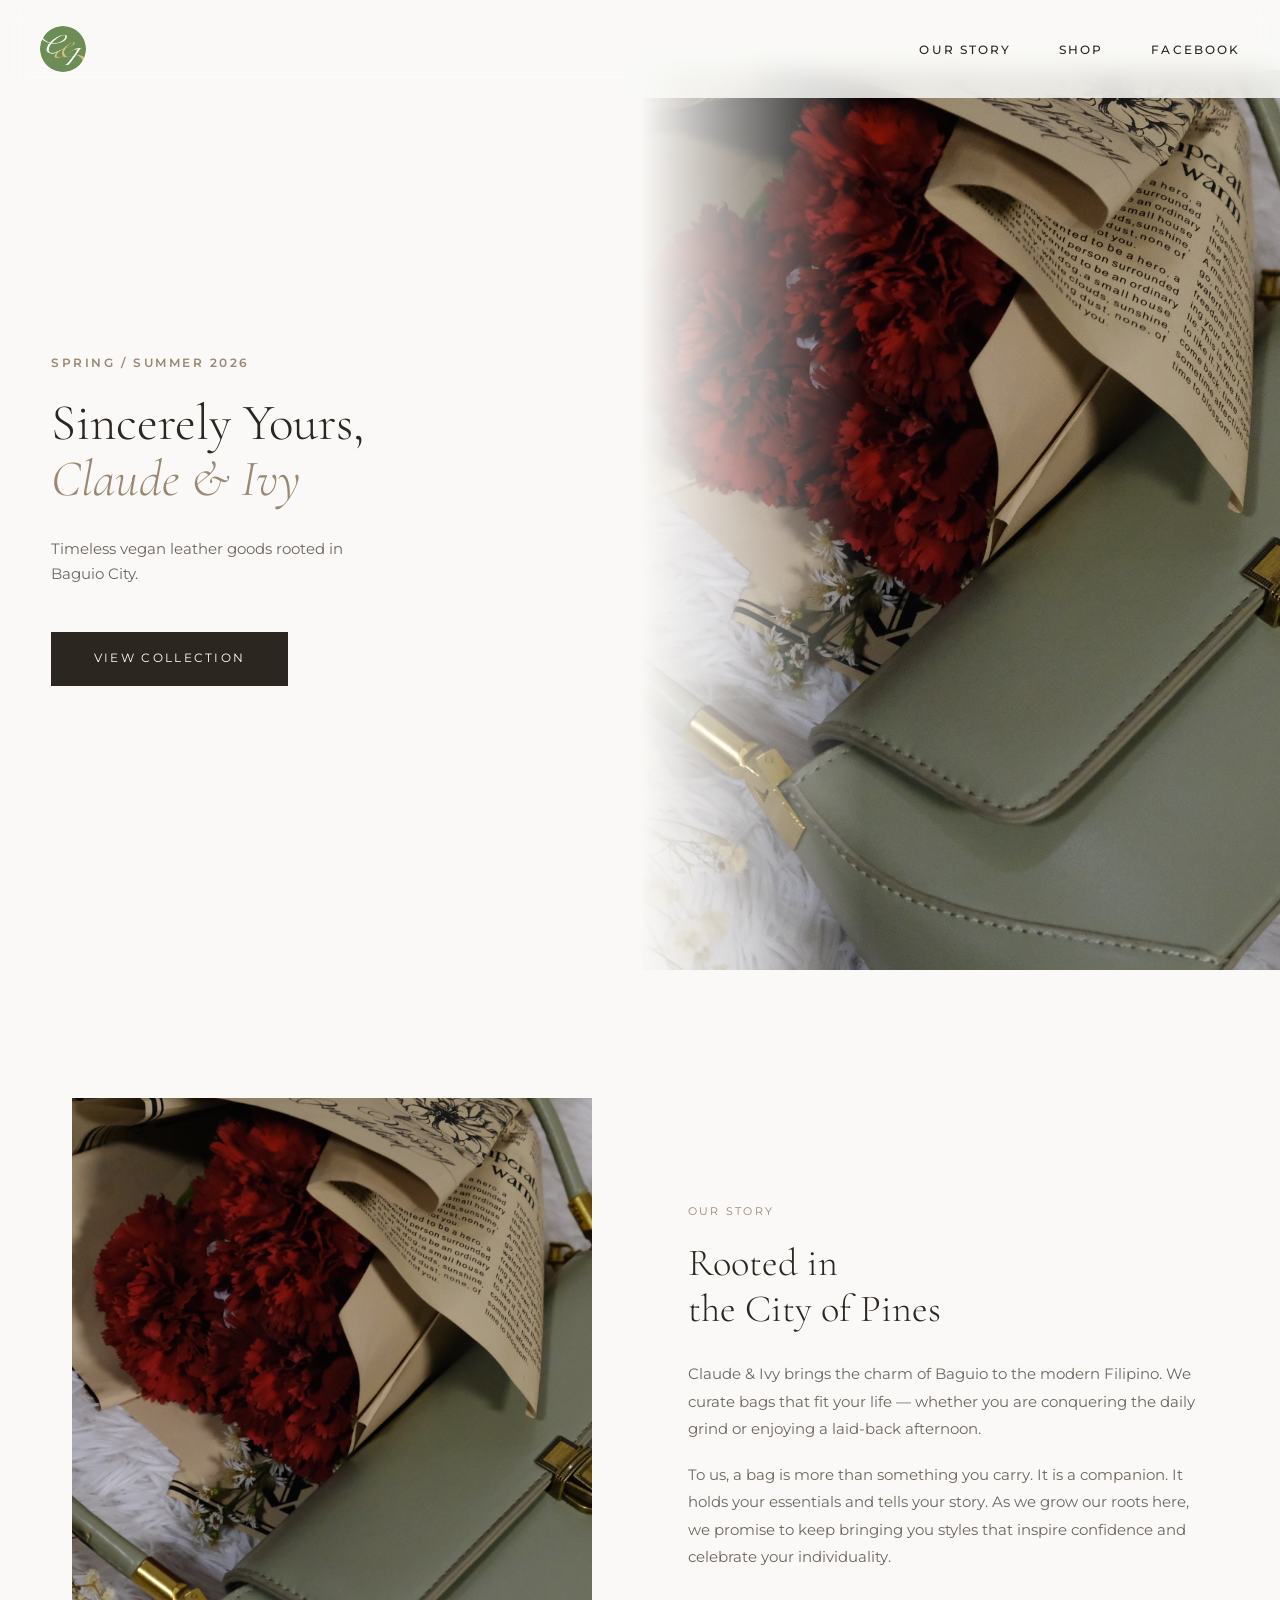
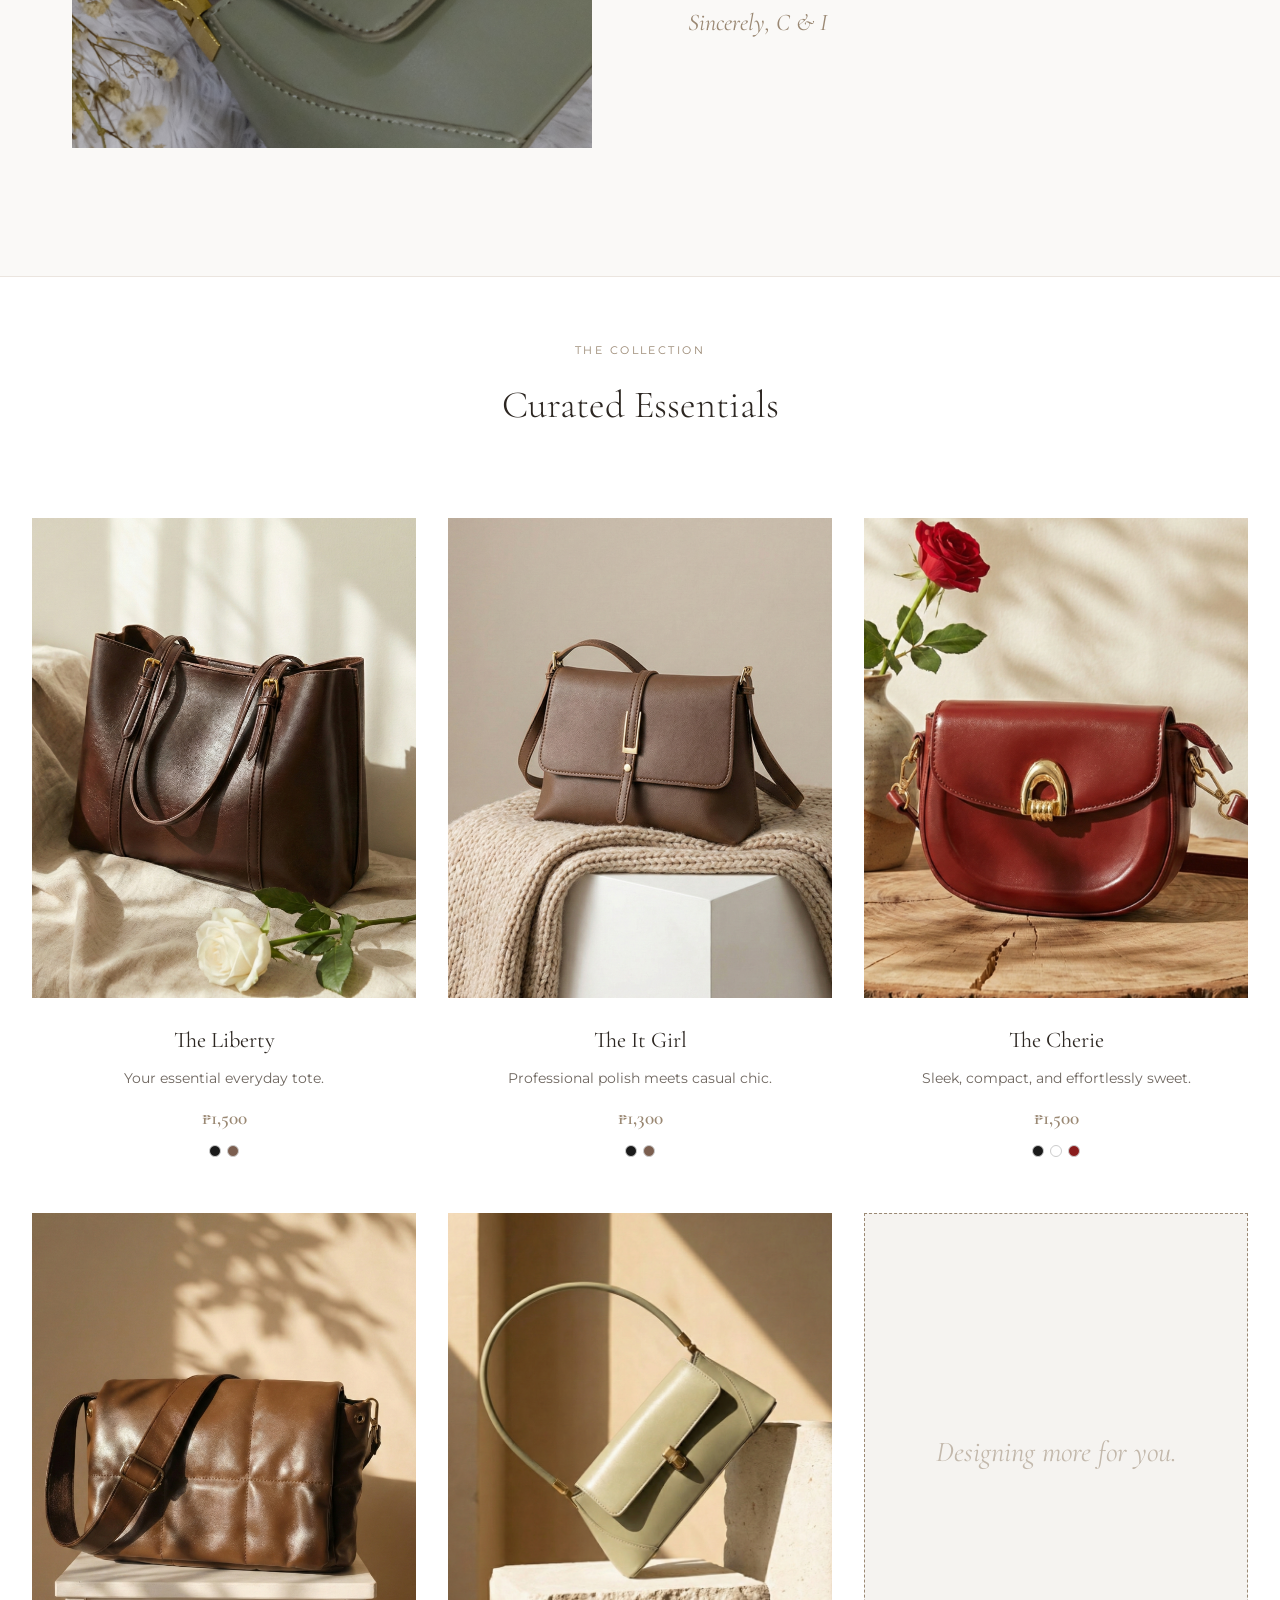
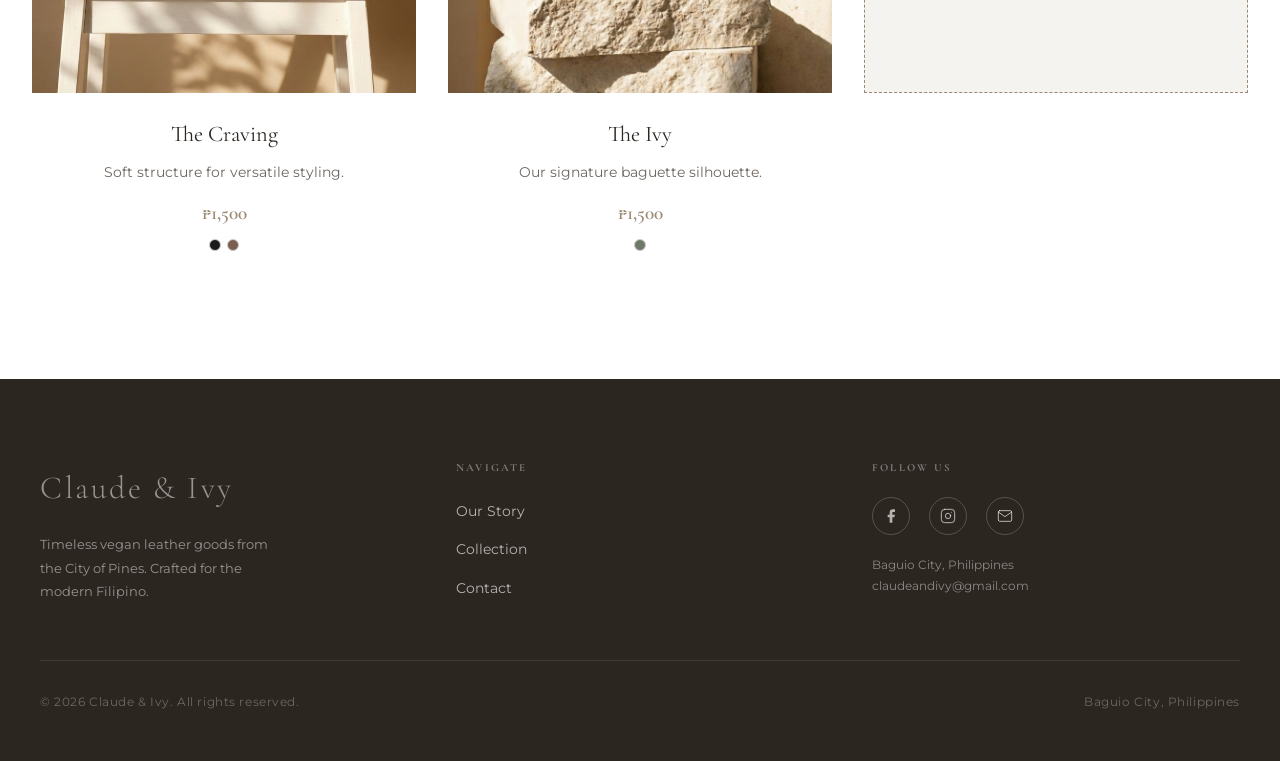
<file: index.html>
<!DOCTYPE html>
<html lang="en">
<head>
    <meta charset="UTF-8">
    <meta name="viewport" content="width=device-width, initial-scale=1.0">
    <title>Claude & Ivy | Curated Vegan Leather Goods — Baguio City</title>
    <meta name="description" content="Claude & Ivy curates timeless vegan leather bags rooted in Baguio City. Discover the collection.">
    <link rel="canonical" href="https://www.claudeandivy.com/">
    <link rel="icon" type="image/png" href="images/brand/logo.png">

    <!-- Open Graph -->
    <meta property="og:title" content="Claude & Ivy | Curated Vegan Leather Goods">
    <meta property="og:description" content="Claude & Ivy curates timeless vegan leather bags rooted in Baguio City. Discover the collection.">
    <meta property="og:image" content="https://www.claudeandivy.com/images/brand/cover.jpg">
    <meta property="og:url" content="https://www.claudeandivy.com/">
    <meta property="og:type" content="website">
    <meta property="og:site_name" content="Claude & Ivy">

    <!-- Twitter Card -->
    <meta name="twitter:card" content="summary_large_image">
    <meta name="twitter:title" content="Claude & Ivy | Curated Vegan Leather Goods">
    <meta name="twitter:description" content="Claude & Ivy curates timeless vegan leather bags rooted in Baguio City. Discover the collection.">
    <meta name="twitter:image" content="https://www.claudeandivy.com/images/brand/cover.jpg">
    <link rel="preconnect" href="https://fonts.googleapis.com">
    <link rel="preconnect" href="https://fonts.gstatic.com" crossorigin>
    <link href="https://fonts.googleapis.com/css2?family=Cormorant+Garamond:ital,wght@0,300;0,400;0,500;0,600;1,300;1,400&family=Montserrat:wght@300;400;500;600&display=swap" rel="stylesheet">
    <style>
        /* ─── Design Tokens ───────────────────────────────── */
        :root {
            --bg:          #FAF9F7;
            --white:       #FFFFFF;
            --ink:         #2C2621;
            --muted:       #6E665F;
            --accent:      #9A8873;
            --border:      #EBE5DF;
            --hover-bg:    rgba(44,38,33,0.72);
            --ease:        cubic-bezier(0.25, 0.46, 0.45, 0.94);
        }

        /* ─── Reset ───────────────────────────────────────── */
        *, *::before, *::after { margin: 0; padding: 0; box-sizing: border-box; }
        html { scroll-behavior: smooth; font-size: 16px; }
        body {
            font-family: 'Montserrat', sans-serif;
            color: var(--ink);
            background: var(--bg);
            line-height: 1.7;
            overflow-x: hidden;
            -webkit-font-smoothing: antialiased;
        }
        a { text-decoration: none; color: inherit; }
        img { display: block; max-width: 100%; }
        h1, h2, h3, h4, .serif { font-family: 'Cormorant Garamond', serif; }
        .caps { text-transform: uppercase; letter-spacing: 0.15em; }

        /* ─── Header ──────────────────────────────────────── */
        header {
            position: fixed;
            inset: 0 0 auto 0;
            z-index: 900;
            transition: background 0.4s var(--ease), padding 0.4s var(--ease), box-shadow 0.4s;
            padding: 1.6rem 0;
            background: rgba(250, 249, 247, 0.85);
            backdrop-filter: blur(12px);
            border-bottom: 1px solid transparent;
        }
        header.scrolled {
            background: rgba(255,255,255,0.96);
            padding: 1rem 0;
            border-bottom: 1px solid var(--border);
            box-shadow: 0 1px 8px rgba(0,0,0,0.04);
        }

        nav {
            max-width: 1400px;
            margin: 0 auto;
            padding: 0 2.5rem;
            display: flex;
            justify-content: space-between;
            align-items: center;
        }

        .logo img {
            height: 46px;
            width: 46px;
            border-radius: 50%;
            object-fit: cover;
            transition: transform 0.3s var(--ease);
        }
        .logo img:hover { transform: scale(1.05); }

        .nav-links {
            display: flex;
            gap: 3rem;
            list-style: none;
        }
        .nav-links a {
            font-size: 0.72rem;
            font-weight: 500;
            letter-spacing: 0.18em;
            text-transform: uppercase;
            color: var(--ink);
            position: relative;
            padding-bottom: 4px;
        }
        .nav-links a::after {
            content: '';
            position: absolute;
            bottom: 0; left: 0;
            width: 0; height: 1px;
            background: var(--ink);
            transition: width 0.3s var(--ease);
        }
        .nav-links a:hover::after { width: 100%; }

        /* Hamburger */
        .hamburger {
            display: none;
            flex-direction: column;
            gap: 5px;
            cursor: pointer;
            padding: 4px;
            background: none;
            border: none;
            z-index: 910;
        }
        .hamburger span {
            display: block;
            width: 24px;
            height: 1.5px;
            background: var(--ink);
            transition: transform 0.3s var(--ease), opacity 0.3s;
        }
        .hamburger.open span:nth-child(1) { transform: translateY(6.5px) rotate(45deg); }
        .hamburger.open span:nth-child(2) { opacity: 0; }
        .hamburger.open span:nth-child(3) { transform: translateY(-6.5px) rotate(-45deg); }

        /* Mobile drawer */
        .mobile-menu {
            display: none;
            position: fixed;
            inset: 0;
            background: var(--white);
            z-index: 800;
            flex-direction: column;
            align-items: center;
            justify-content: center;
            gap: 2.5rem;
            opacity: 0;
            pointer-events: none;
            transition: opacity 0.35s var(--ease);
        }
        .mobile-menu.open { opacity: 1; pointer-events: all; }
        .mobile-menu a {
            font-family: 'Cormorant Garamond', serif;
            font-size: 2.2rem;
            font-weight: 300;
            color: var(--ink);
            letter-spacing: 0.05em;
            transition: color 0.3s;
        }
        .mobile-menu a:hover { color: var(--accent); }
        .mobile-menu .mobile-divider {
            width: 40px;
            height: 1px;
            background: var(--border);
        }
        .mobile-social {
            display: flex;
            gap: 2rem;
            font-size: 0.75rem;
            text-transform: uppercase;
            letter-spacing: 0.15em;
            color: var(--muted);
        }

        /* ─── Hero ────────────────────────────────────────── */
        .hero {
            display: grid;
            grid-template-columns: 1fr 1fr;
            min-height: 100vh;
            align-items: center;
            padding-top: 70px;
        }

        .hero-text {
            display: flex;
            flex-direction: column;
            justify-content: center;
            align-items: flex-start;
            padding: 4rem 4rem 4rem 8%;
            position: relative;
            z-index: 1;
        }

        .hero-label {
            font-size: 0.72rem;
            color: var(--accent);
            letter-spacing: 0.22em;
            text-transform: uppercase;
            font-weight: 600;
            margin-bottom: 1.4rem;
        }

        .hero h1 {
            font-size: clamp(2.8rem, 4vw, 4.4rem);
            font-weight: 300;
            line-height: 1.08;
            margin-bottom: 1.8rem;
        }
        .hero h1 em { font-style: italic; color: var(--accent); }

        .hero-sub {
            font-size: 0.95rem;
            color: var(--muted);
            margin-bottom: 2.8rem;
            max-width: 340px;
        }

        .cta-button {
            display: inline-block;
            padding: 1rem 2.6rem;
            background: var(--ink);
            color: #fff;
            font-size: 0.72rem;
            letter-spacing: 0.2em;
            text-transform: uppercase;
            border: 1px solid var(--ink);
            transition: background 0.3s var(--ease), color 0.3s var(--ease);
            align-self: flex-start;
        }
        .cta-button:hover { background: transparent; color: var(--ink); }

        /* Single fade-in on the whole text block — never stays invisible */
        .hero-text {
            animation: fadeIn 1.2s ease-out;
        }

        .hero-image {
            position: relative;
            overflow: hidden;
            height: 100%;
            min-height: 100vh;
        }
        .hero-image img {
            width: 100%;
            height: 100%;
            object-fit: cover;
            object-position: center center;
            animation: slowZoom 22s infinite alternate var(--ease);
        }
        /* Subtle left-side vignette blend */
        .hero-image::before {
            content: '';
            position: absolute;
            inset: 0;
            background: linear-gradient(to right, var(--bg) 0%, transparent 35%);
            z-index: 1;
            pointer-events: none;
        }

        @keyframes rise {
            from { opacity: 0; transform: translateY(16px); }
            to   { opacity: 1; transform: translateY(0); }
        }
        @keyframes fadeIn {
            from { opacity: 0; transform: translateY(20px); }
            to   { opacity: 1; transform: translateY(0); }
        }
        @keyframes slowZoom {
            from { transform: scale(1); }
            to   { transform: scale(1.08); }
        }

        /* ─── Campaign Banner ─────────────────────────────── */
        .campaign {
            background: var(--ink);
            color: #fff;
            padding: 5rem 2rem;
            display: none; /* toggled by JS */
        }

        .campaign-inner {
            max-width: 900px;
            margin: 0 auto;
            display: grid;
            grid-template-columns: 1fr auto;
            align-items: center;
            gap: 3rem;
            border-left: 1px solid rgba(255,255,255,0.15);
            padding-left: 3rem;
        }

        .campaign-tag {
            font-size: 0.68rem;
            letter-spacing: 0.25em;
            text-transform: uppercase;
            color: var(--accent);
            margin-bottom: 1rem;
            display: block;
        }

        .campaign h2 {
            font-size: clamp(2rem, 3.5vw, 3rem);
            font-weight: 300;
            line-height: 1.15;
            margin-bottom: 0.8rem;
            color: #fff;
        }

        .campaign-sub {
            font-size: 0.9rem;
            color: rgba(255,255,255,0.6);
            font-style: italic;
            font-family: 'Cormorant Garamond', serif;
        }

        .campaign-cta {
            flex-shrink: 0;
            display: inline-block;
            padding: 1rem 2rem;
            border: 1px solid rgba(255,255,255,0.4);
            color: #fff;
            font-size: 0.72rem;
            letter-spacing: 0.18em;
            text-transform: uppercase;
            white-space: nowrap;
            transition: background 0.3s, border-color 0.3s;
        }
        .campaign-cta:hover { background: rgba(255,255,255,0.08); border-color: rgba(255,255,255,0.7); }

        /* ─── About ───────────────────────────────────────── */
        .about {
            display: grid;
            grid-template-columns: 1fr 1fr;
            max-width: 1200px;
            margin: 0 auto;
            padding: 8rem 2rem;
            gap: 6rem;
            align-items: center;
        }

        .about-visual {
            position: relative;
            overflow: hidden;
        }
        .about-visual img {
            width: 100%;
            aspect-ratio: 4/5;
            object-fit: cover;
        }
        /* Offset decorative frame */
        .about-visual::before {
            content: '';
            position: absolute;
            inset: -16px -16px auto auto;
            width: 60%;
            height: 60%;
            border: 1px solid var(--border);
            z-index: -1;
        }

        .about-text { /* layout handled by grid parent */ }
        .about-eyebrow {
            font-size: 0.7rem;
            text-transform: uppercase;
            letter-spacing: 0.2em;
            color: var(--accent);
            margin-bottom: 1.2rem;
            display: block;
        }
        .about h2 {
            font-size: clamp(2rem, 3vw, 2.8rem);
            font-weight: 300;
            margin-bottom: 1.8rem;
            line-height: 1.2;
        }
        .about p {
            font-size: 0.92rem;
            color: var(--muted);
            margin-bottom: 1.2rem;
            line-height: 1.85;
        }
        .signature {
            font-family: 'Cormorant Garamond', serif;
            font-size: 1.5rem;
            font-style: italic;
            color: var(--accent);
            margin-top: 2rem;
            display: block;
        }

        /* ─── Collection ──────────────────────────────────── */
        .collection {
            padding: 4rem 2rem 8rem;
            background: var(--white);
            border-top: 1px solid var(--border);
        }

        .section-header {
            text-align: center;
            margin-bottom: 5rem;
        }
        .section-header .eyebrow {
            font-size: 0.7rem;
            color: var(--accent);
            text-transform: uppercase;
            letter-spacing: 0.22em;
            display: block;
            margin-bottom: 0.8rem;
        }
        .section-header h2 {
            font-size: clamp(2rem, 3vw, 3rem);
            font-weight: 300;
        }

        .product-grid {
            display: grid;
            grid-template-columns: repeat(auto-fill, minmax(350px, 1fr));
            gap: 3.5rem 2rem;
            max-width: 1400px;
            margin: 0 auto;
        }

        /* Card */
        .product-card {
            display: block;
            cursor: pointer;
            text-decoration: none;
            color: inherit;
        }

        .card-image-wrapper {
            position: relative;
            overflow: hidden;
            aspect-ratio: 4/5;
            background: #F0EDE9;
            margin-bottom: 1.4rem;
        }
        .card-image-wrapper img {
            width: 100%;
            height: 100%;
            object-fit: cover;
            transition: transform 0.7s var(--ease);
        }
        .product-card:hover .card-image-wrapper img {
            transform: scale(1.06);
        }

        /* Hover overlay */
        .card-overlay {
            position: absolute;
            inset: 0;
            background: var(--hover-bg);
            display: flex;
            align-items: center;
            justify-content: center;
            opacity: 0;
            transition: opacity 0.35s var(--ease);
        }
        .product-card:hover .card-overlay { opacity: 1; }
        .card-overlay span {
            font-size: 0.72rem;
            letter-spacing: 0.22em;
            text-transform: uppercase;
            color: #fff;
            border: 1px solid rgba(255,255,255,0.6);
            padding: 0.8rem 1.8rem;
        }

        .card-info { text-align: center; }
        .card-title {
            font-size: 1.4rem;
            font-weight: 400;
            margin-bottom: 0.5rem;
        }
        .card-desc {
            font-size: 0.85rem;
            color: var(--muted);
            margin-bottom: 0.8rem;
        }
        .card-price {
            font-family: 'Cormorant Garamond', serif;
            font-size: 1.2rem;
            font-weight: 600;
            color: var(--accent);
            margin-bottom: 0.6rem;
        }

        /* Inline colour swatches on card */
        .card-swatches {
            display: flex;
            gap: 6px;
            justify-content: center;
        }
        .card-swatch {
            width: 12px;
            height: 12px;
            border-radius: 50%;
            border: 1px solid #ccc;
        }

        /* Coming-soon card */
        .coming-soon-card { cursor: default; }
        .coming-soon-card:hover .card-image-wrapper img { transform: none; }
        .coming-soon-card .card-image-wrapper {
            display: flex;
            align-items: center;
            justify-content: center;
            background: #F5F3F0;
            border: 1px dashed var(--accent);
        }
        .coming-soon-text {
            font-family: 'Cormorant Garamond', serif;
            font-size: 1.8rem;
            font-style: italic;
            color: var(--accent);
            opacity: 0.55;
        }

        /* ─── Footer ──────────────────────────────────────── */
        footer {
            background: var(--ink);
            color: #fff;
            padding: 5rem 2rem 3rem;
        }
        .footer-inner {
            max-width: 1200px;
            margin: 0 auto;
            display: grid;
            grid-template-columns: 1fr 1fr 1fr;
            gap: 3rem;
            padding-bottom: 3rem;
            border-bottom: 1px solid rgba(255,255,255,0.1);
        }
        .footer-brand .brand-name {
            font-family: 'Cormorant Garamond', serif;
            font-size: 2rem;
            font-weight: 300;
            letter-spacing: 0.08em;
            margin-bottom: 1rem;
        }
        .footer-brand p {
            font-size: 0.82rem;
            color: rgba(255,255,255,0.5);
            line-height: 1.8;
            max-width: 240px;
        }
        .footer-col h4 {
            font-size: 0.68rem;
            text-transform: uppercase;
            letter-spacing: 0.2em;
            color: rgba(255,255,255,0.4);
            margin-bottom: 1.2rem;
        }
        .footer-col ul { list-style: none; }
        .footer-col ul li { margin-bottom: 0.7rem; }
        .footer-col ul li a {
            font-size: 0.85rem;
            color: rgba(255,255,255,0.65);
            transition: color 0.3s;
        }
        .footer-col ul li a:hover { color: #fff; }
        .footer-social {
            display: flex;
            gap: 1.2rem;
            margin-top: 0.5rem;
        }
        .footer-social a {
            width: 38px;
            height: 38px;
            border: 1px solid rgba(255,255,255,0.2);
            border-radius: 50%;
            display: flex;
            align-items: center;
            justify-content: center;
            color: rgba(255,255,255,0.65);
            transition: border-color 0.3s, color 0.3s;
        }
        .footer-social a:hover { border-color: rgba(255,255,255,0.7); color: #fff; }
        .footer-social svg { width: 16px; height: 16px; fill: currentColor; }

        .footer-bottom {
            max-width: 1200px;
            margin: 0 auto;
            padding-top: 2rem;
            display: flex;
            justify-content: space-between;
            align-items: center;
            font-size: 0.72rem;
            color: rgba(255,255,255,0.3);
            letter-spacing: 0.05em;
        }

        /* ─── Scroll Animation ────────────────────────────── */
        /* opacity is set to 0 by JS only — CSS never hides content */
        .reveal {
            transition: opacity 0.7s var(--ease), transform 0.7s var(--ease);
        }
        .reveal.will-animate {
            opacity: 0;
            transform: translateY(24px);
        }
        .reveal.visible {
            opacity: 1 !important;
            transform: translateY(0) !important;
        }

        /* ─── Mobile ──────────────────────────────────────── */
        @media (max-width: 900px) {
            .hero {
                grid-template-columns: 1fr;
                min-height: auto;
                padding-top: 0;
            }
            .hero-image {
                order: -1;
                height: 52vw;
                min-height: 240px;
            }
            .hero-image::before { display: none; }
            .hero-text {
                padding: 3rem 2rem;
                align-items: center;
                text-align: center;
            }
            .hero-sub { max-width: 100%; }
            .cta-button { align-self: center; }

            .about {
                grid-template-columns: 1fr;
                gap: 3rem;
                padding: 5rem 1.5rem;
            }
            .about-visual::before { display: none; }
            .about-visual img { aspect-ratio: 16/9; }

            .campaign-inner {
                grid-template-columns: 1fr;
                gap: 2rem;
            }

            .footer-inner {
                grid-template-columns: 1fr;
                gap: 2.5rem;
            }
            .footer-bottom { flex-direction: column; gap: 0.5rem; text-align: center; }

            .nav-links { display: none; }
            .hamburger { display: flex; }
            .mobile-menu { display: flex; }
        }

        @media (max-width: 600px) {
            nav { padding: 0 1.5rem; }
            .product-grid { grid-template-columns: 1fr; padding: 0; }
            .hero-text { padding: 2.5rem 1.5rem 3.5rem; }
            .campaign-inner { padding-left: 1.5rem; }
        }
    </style>
</head>
<body>

    <!-- ── Header ─────────────────────────────────── -->
    <header id="site-header">
        <nav>
            <a href="index.html" class="logo" aria-label="Home">
                <img src="images/brand/logo.png" alt="Claude & Ivy" width="46" height="46">
            </a>
            <ul class="nav-links">
                <li><a href="#about">Our Story</a></li>
                <li><a href="#collection">Shop</a></li>
                <li><a href="https://www.facebook.com/claudeandivy2600" target="_blank" rel="noopener">Facebook</a></li>
            </ul>
            <button class="hamburger" id="hamburger" aria-label="Toggle menu" aria-expanded="false">
                <span></span><span></span><span></span>
            </button>
        </nav>
    </header>

    <!-- Mobile Menu Overlay -->
    <nav class="mobile-menu" id="mobile-menu" aria-label="Mobile navigation" aria-hidden="true">
        <a href="#about" class="mobile-nav-link">Our Story</a>
        <div class="mobile-divider"></div>
        <a href="#collection" class="mobile-nav-link">Shop</a>
        <div class="mobile-divider"></div>
        <a href="https://www.facebook.com/claudeandivy2600" target="_blank" rel="noopener" class="mobile-nav-link">Facebook</a>
        <div class="mobile-social">
            <a href="https://instagram.com/claudeandivy" target="_blank">Instagram</a>
            <a href="mailto:claudeandivy@gmail.com">Email Us</a>
        </div>
    </nav>

    <!-- ── Hero ───────────────────────────────────── -->
    <section class="hero">
        <div class="hero-text">
            <span class="hero-label">Spring / Summer 2026</span>
            <h1>Sincerely Yours,<br><em>Claude & Ivy</em></h1>
            <p class="hero-sub">Timeless vegan leather goods rooted in Baguio City.</p>
            <a href="#collection" class="cta-button">View Collection</a>
        </div>
        <div class="hero-image">
            <img src="images/brand/cover.jpg" alt="Claude & Ivy — Spring Summer 2026" width="3120" height="1760" loading="eager">
        </div>
    </section>

    <!-- ── Campaign Banner ────────────────────────── -->
    <section id="campaign-section" class="campaign">
        <div class="campaign-inner">
            <div>
                <span class="campaign-tag">New Campaign</span>
                <h2>Keep ThriVing<br>— Love, Ivy</h2>
                <p class="campaign-sub">Celebrating the self, young and matured.</p>
            </div>
            <a href="https://www.facebook.com/claudeandivy2600" target="_blank" rel="noopener" class="campaign-cta">
                See the Campaign
            </a>
        </div>
    </section>

    <!-- ── About ──────────────────────────────────── -->
    <section class="about" id="about">
        <div class="about-visual reveal">
            <img src="images/brand/cover.jpg" alt="Claude & Ivy Brand Story" loading="lazy">
        </div>
        <div class="about-text reveal">
            <span class="about-eyebrow">Our Story</span>
            <h2>Rooted in<br>the City of Pines</h2>
            <p>Claude & Ivy brings the charm of Baguio to the modern Filipino. We curate bags that fit your life — whether you are conquering the daily grind or enjoying a laid-back afternoon.</p>
            <p>To us, a bag is more than something you carry. It is a companion. It holds your essentials and tells your story. As we grow our roots here, we promise to keep bringing you styles that inspire confidence and celebrate your individuality.</p>
            <span class="signature">Sincerely, C & I</span>
        </div>
    </section>

    <!-- ── Collection ─────────────────────────────── -->
    <section class="collection" id="collection">
        <div class="section-header">
            <span class="eyebrow">The Collection</span>
            <h2>Curated Essentials</h2>
        </div>

        <div class="product-grid">

            <a href="Gallery/liberty.html" class="product-card reveal">
                <div class="card-image-wrapper">
                    <img src="images/covers/liberty.png" alt="The Liberty Bag" width="1459" height="1945" loading="lazy">
                    <div class="card-overlay"><span>Explore</span></div>
                </div>
                <div class="card-info">
                    <h3 class="card-title serif">The Liberty</h3>
                    <p class="card-desc">Your essential everyday tote.</p>
                    <p class="card-price">₱1,500</p>
                    <div class="card-swatches">
                        <span class="card-swatch" style="background:#1a1a1a" title="Black" aria-label="Black"></span>
                        <span class="card-swatch" style="background:#7B5E4F" title="Brown" aria-label="Brown"></span>
                    </div>
                </div>
            </a>

            <a href="Gallery/it-girl.html" class="product-card reveal">
                <div class="card-image-wrapper">
                    <img src="images/covers/it-girl.png" alt="The It Girl Bag" width="1536" height="2048" loading="lazy">
                    <div class="card-overlay"><span>Explore</span></div>
                </div>
                <div class="card-info">
                    <h3 class="card-title serif">The It Girl</h3>
                    <p class="card-desc">Professional polish meets casual chic.</p>
                    <p class="card-price">₱1,300</p>
                    <div class="card-swatches">
                        <span class="card-swatch" style="background:#1a1a1a" title="Black" aria-label="Black"></span>
                        <span class="card-swatch" style="background:#7B5E4F" title="Brown" aria-label="Brown"></span>
                    </div>
                </div>
            </a>

            <a href="Gallery/cherie.html" class="product-card reveal">
                <div class="card-image-wrapper">
                    <img src="images/covers/cherie.png" alt="The Cherie Bag" width="1039" height="1385" loading="lazy">
                    <div class="card-overlay"><span>Explore</span></div>
                </div>
                <div class="card-info">
                    <h3 class="card-title serif">The Cherie</h3>
                    <p class="card-desc">Sleek, compact, and effortlessly sweet.</p>
                    <p class="card-price">₱1,500</p>
                    <div class="card-swatches">
                        <span class="card-swatch" style="background:#1a1a1a" title="Black" aria-label="Black"></span>
                        <span class="card-swatch" style="background:#fff;border-color:#ccc" title="White" aria-label="White"></span>
                        <span class="card-swatch" style="background:#8a1c1c" title="Red" aria-label="Red"></span>
                    </div>
                </div>
            </a>

            <a href="Gallery/craving.html" class="product-card reveal">
                <div class="card-image-wrapper">
                    <img src="images/covers/craving.png" alt="The Craving Bag" width="1458" height="1944" loading="lazy">
                    <div class="card-overlay"><span>Explore</span></div>
                </div>
                <div class="card-info">
                    <h3 class="card-title serif">The Craving</h3>
                    <p class="card-desc">Soft structure for versatile styling.</p>
                    <p class="card-price">₱1,500</p>
                    <div class="card-swatches">
                        <span class="card-swatch" style="background:#1a1a1a" title="Black" aria-label="Black"></span>
                        <span class="card-swatch" style="background:#7B5E4F" title="Brown" aria-label="Brown"></span>
                    </div>
                </div>
            </a>

            <a href="Gallery/ivy.html" class="product-card reveal">
                <div class="card-image-wrapper">
                    <img src="images/covers/ivy.png" alt="The Ivy Bag" width="1608" height="2144" loading="lazy">
                    <div class="card-overlay"><span>Explore</span></div>
                </div>
                <div class="card-info">
                    <h3 class="card-title serif">The Ivy</h3>
                    <p class="card-desc">Our signature baguette silhouette.</p>
                    <p class="card-price">₱1,500</p>
                    <div class="card-swatches">
                        <span class="card-swatch" style="background:#6d7a65" title="Ivy Green" aria-label="Ivy Green"></span>
                    </div>
                </div>
            </a>

            <div class="product-card coming-soon-card reveal">
                <div class="card-image-wrapper">
                    <span class="coming-soon-text">Designing more for you.</span>
                </div>
                <div class="card-info">
                    <h3 class="card-title serif">&nbsp;</h3>
                    <p class="card-desc">&nbsp;</p>
                    <p class="card-price">&nbsp;</p>
                </div>
            </div>

        </div>
    </section>

    <!-- ── Footer ─────────────────────────────────── -->
    <footer>
        <div class="footer-inner">
            <div class="footer-brand">
                <p class="brand-name">Claude & Ivy</p>
                <p>Timeless vegan leather goods from the City of Pines. Crafted for the modern Filipino.</p>
            </div>
            <div class="footer-col">
                <h4>Navigate</h4>
                <ul>
                    <li><a href="#about">Our Story</a></li>
                    <li><a href="#collection">Collection</a></li>
                    <li><a href="mailto:claudeandivy@gmail.com">Contact</a></li>
                </ul>
            </div>
            <div class="footer-col">
                <h4>Follow Us</h4>
                <div class="footer-social">
                    <!-- Facebook icon -->
                    <a href="https://www.facebook.com/claudeandivy2600" target="_blank" rel="noopener" aria-label="Facebook">
                        <svg viewBox="0 0 24 24" xmlns="http://www.w3.org/2000/svg"><path d="M18 2h-3a5 5 0 0 0-5 5v3H7v4h3v8h4v-8h3l1-4h-4V7a1 1 0 0 1 1-1h3z"/></svg>
                    </a>
                    <!-- Instagram icon -->
                    <a href="https://instagram.com/claudeandivy" target="_blank" rel="noopener" aria-label="Instagram">
                        <svg viewBox="0 0 24 24" xmlns="http://www.w3.org/2000/svg" style="fill:none;stroke:currentColor;stroke-width:1.5;stroke-linecap:round;stroke-linejoin:round"><rect x="2" y="2" width="20" height="20" rx="5" ry="5"/><path d="M16 11.37A4 4 0 1 1 12.63 8 4 4 0 0 1 16 11.37z"/><line x1="17.5" y1="6.5" x2="17.51" y2="6.5"/></svg>
                    </a>
                    <!-- Email icon -->
                    <a href="mailto:claudeandivy@gmail.com" aria-label="Email">
                        <svg viewBox="0 0 24 24" xmlns="http://www.w3.org/2000/svg" style="fill:none;stroke:currentColor;stroke-width:1.5;stroke-linecap:round;stroke-linejoin:round"><path d="M4 4h16c1.1 0 2 .9 2 2v12c0 1.1-.9 2-2 2H4c-1.1 0-2-.9-2-2V6c0-1.1.9-2 2-2z"/><polyline points="22,6 12,13 2,6"/></svg>
                    </a>
                </div>
                <p style="font-size:0.78rem;color:rgba(255,255,255,0.45);margin-top:1.2rem;line-height:1.7;">Baguio City, Philippines<br><a href="mailto:claudeandivy@gmail.com" style="color:rgba(255,255,255,0.45);transition:color 0.3s;">claudeandivy@gmail.com</a></p>
            </div>
        </div>
        <div class="footer-bottom">
            <span>&copy; 2026 Claude & Ivy. All rights reserved.</span>
            <span>Baguio City, Philippines</span>
        </div>
    </footer>

    <!-- ── Scripts ────────────────────────────────── -->
    <script>
        /* ── Campaign toggle ── */
        const SHOW_CAMPAIGN = true;
        document.getElementById('campaign-section').style.display = SHOW_CAMPAIGN ? 'block' : 'none';

        /* ── Header scroll ── */
        const header = document.getElementById('site-header');
        const onScroll = () => header.classList.toggle('scrolled', window.scrollY > 60);
        window.addEventListener('scroll', onScroll, { passive: true });
        onScroll();

        /* ── Hamburger menu ── */
        const hamburger  = document.getElementById('hamburger');
        const mobileMenu = document.getElementById('mobile-menu');
        const mobileLinks = document.querySelectorAll('.mobile-nav-link');

        function closeMenu() {
            hamburger.classList.remove('open');
            mobileMenu.classList.remove('open');
            hamburger.setAttribute('aria-expanded', 'false');
            mobileMenu.setAttribute('aria-hidden', 'true');
            document.body.style.overflow = '';
        }

        hamburger.addEventListener('click', () => {
            const isOpen = hamburger.classList.toggle('open');
            mobileMenu.classList.toggle('open', isOpen);
            hamburger.setAttribute('aria-expanded', isOpen);
            mobileMenu.setAttribute('aria-hidden', !isOpen);
            document.body.style.overflow = isOpen ? 'hidden' : '';
        });

        mobileLinks.forEach(link => link.addEventListener('click', closeMenu));
        document.addEventListener('keydown', e => { if (e.key === 'Escape') closeMenu(); });

        /* ── Scroll reveal ── */
        const revealEls = document.querySelectorAll('.reveal');

        // Mark as will-animate NOW (before observer fires) so CSS can hide them
        revealEls.forEach(el => el.classList.add('will-animate'));

        // Hard fallback: if observer never fires, show everything after 1.5s
        const fallback = setTimeout(() => {
            revealEls.forEach(el => { el.classList.remove('will-animate'); el.classList.add('visible'); });
        }, 1500);

        const io = new IntersectionObserver((entries) => {
            entries.forEach(entry => {
                if (entry.isIntersecting) {
                    const allCards = [...document.querySelectorAll('.product-grid .reveal')];
                    const delay = allCards.includes(entry.target)
                        ? allCards.indexOf(entry.target) % 3 * 80
                        : 0;
                    setTimeout(() => {
                        entry.target.classList.add('visible');
                        // Once all are visible, clear the fallback
                        if (document.querySelectorAll('.reveal:not(.visible)').length === 0) clearTimeout(fallback);
                    }, delay);
                    io.unobserve(entry.target);
                }
            });
        }, { threshold: 0, rootMargin: '0px 0px -20px 0px' });

        revealEls.forEach(el => io.observe(el));

e
</file>
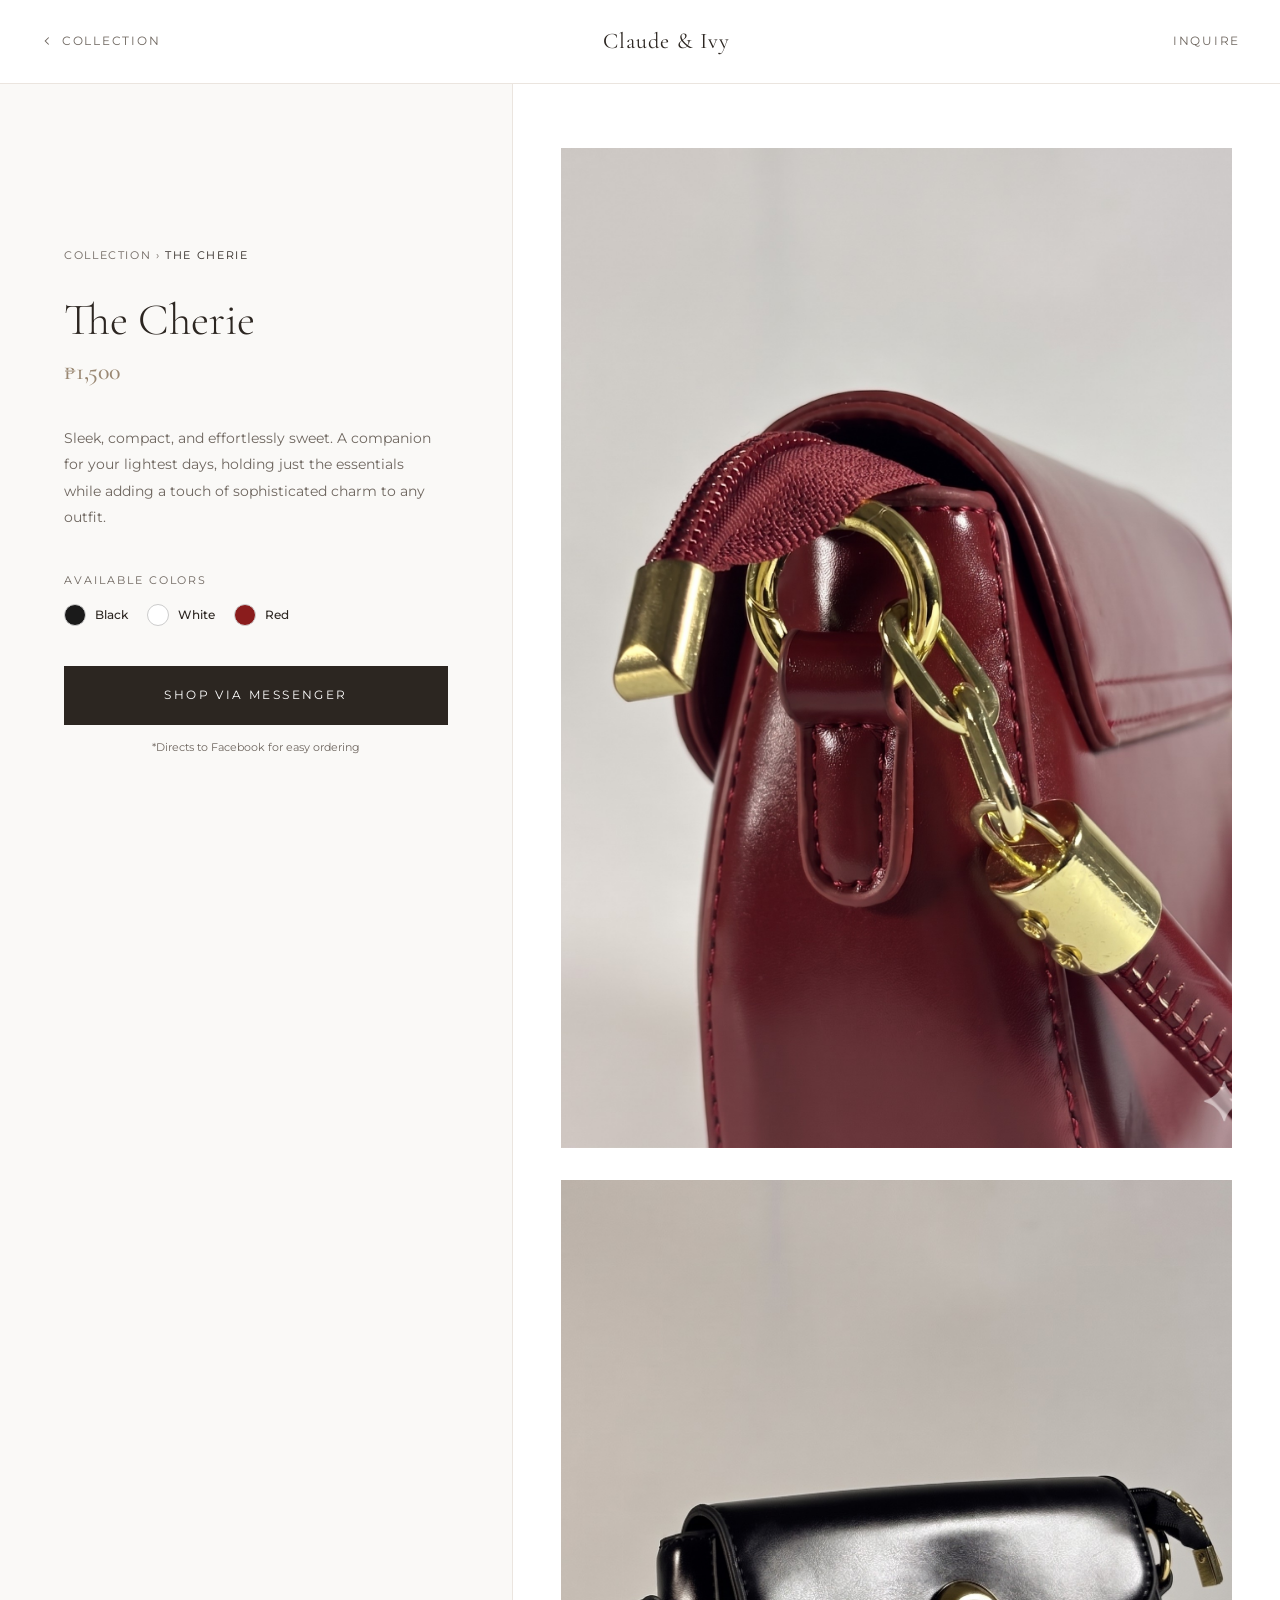
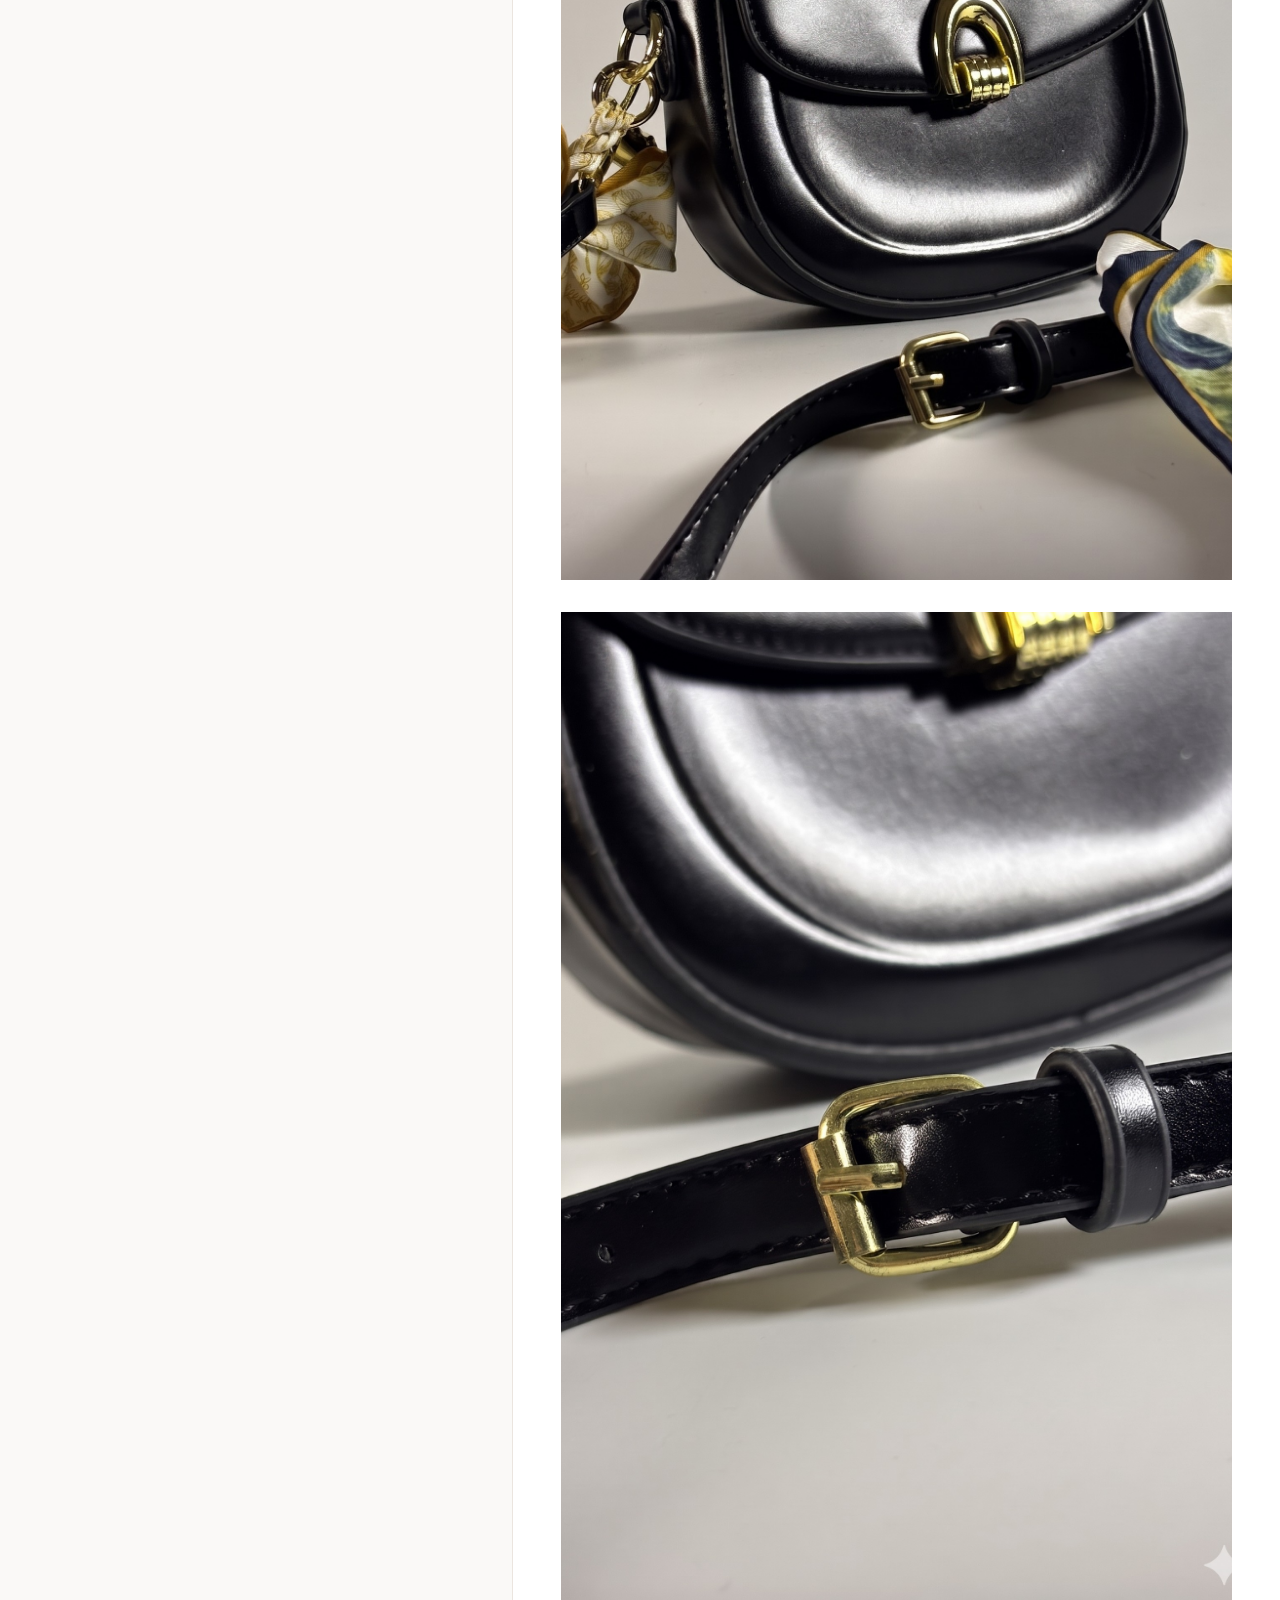
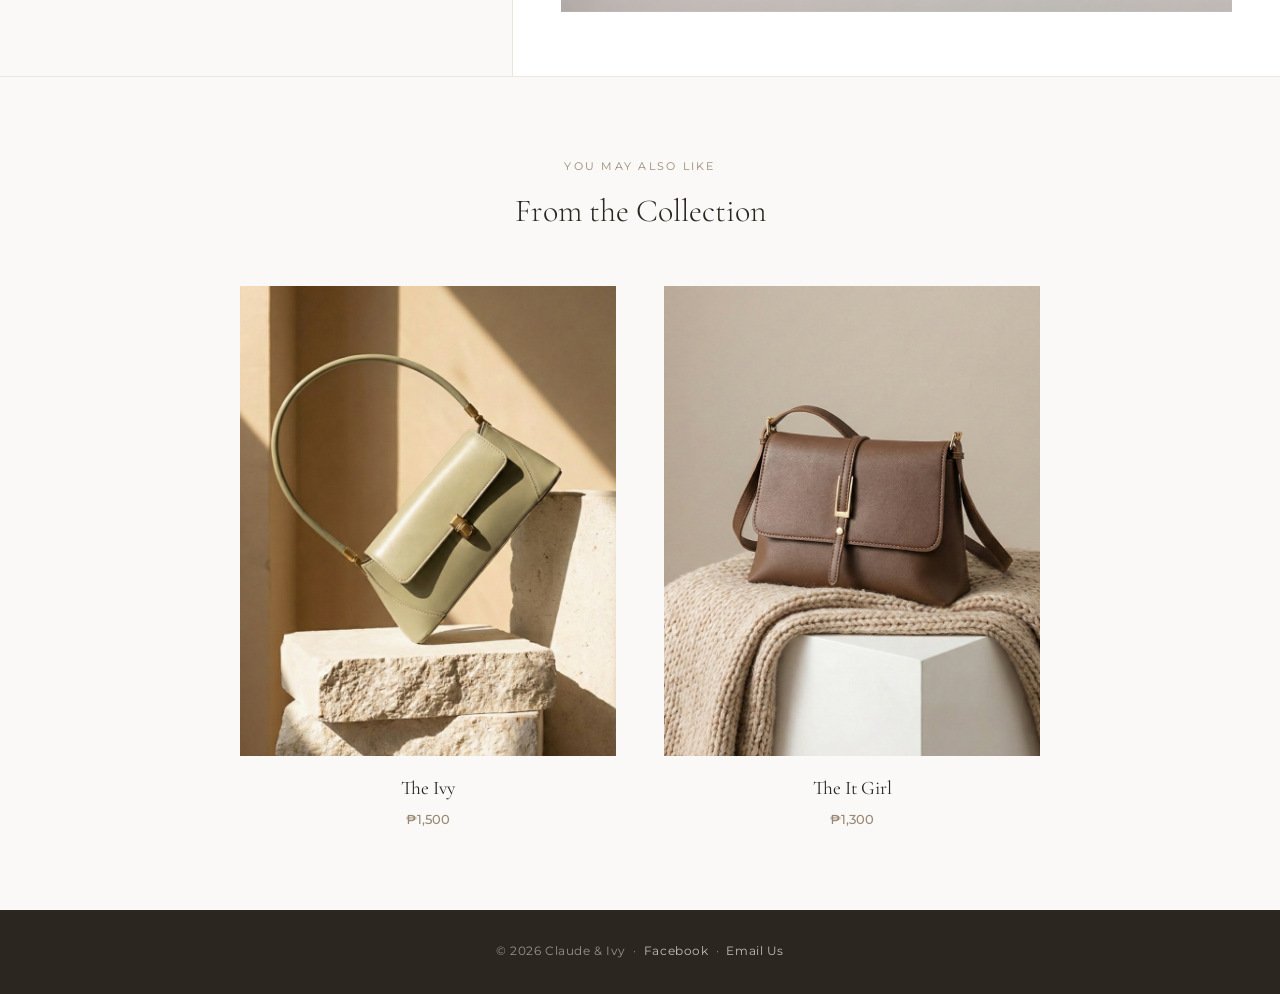
<file: Gallery/cherie.html>
<!DOCTYPE html>
<html lang="en">
<head>
    <meta charset="UTF-8">
    <meta name="viewport" content="width=device-width, initial-scale=1.0">
    <title>The Cherie | Claude &amp; Ivy</title>
    <meta name="description" content="Sleek, compact, and effortlessly sweet. A companion for your lightest days, holding just the essentials with sophisticated charm.">
    <link rel="canonical" href="https://www.claudeandivy.com/Gallery/cherie.html">
    <link rel="icon" type="image/png" href="../images/brand/logo.png">

    <!-- Open Graph -->
    <meta property="og:title" content="The Cherie | Claude &amp; Ivy">
    <meta property="og:description" content="Sleek, compact, and effortlessly sweet. A companion for your lightest days, holding just the essentials with sophisticated charm.">
    <meta property="og:image" content="https://www.claudeandivy.com/images/covers/cherie.png">
    <meta property="og:url" content="https://www.claudeandivy.com/Gallery/cherie.html">
    <meta property="og:type" content="product">
    <meta property="og:site_name" content="Claude &amp; Ivy">

    <!-- Twitter Card -->
    <meta name="twitter:card" content="summary_large_image">
    <meta name="twitter:title" content="The Cherie | Claude &amp; Ivy">
    <meta name="twitter:description" content="Sleek, compact, and effortlessly sweet. A companion for your lightest days, holding just the essentials with sophisticated charm.">
    <meta name="twitter:image" content="https://www.claudeandivy.com/images/covers/cherie.png">

    <!-- JSON-LD Product Schema -->
    <script type="application/ld+json">
    {
        "@context": "https://schema.org",
        "@type": "Product",
        "name": "The Cherie",
        "description": "Sleek, compact, and effortlessly sweet. A companion for your lightest days, holding just the essentials while adding a touch of sophisticated charm to any outfit.",
        "image": "https://www.claudeandivy.com/images/covers/cherie.png",
        "brand": { "@type": "Brand", "name": "Claude & Ivy" },
        "offers": {
            "@type": "Offer",
            "price": "1500",
            "priceCurrency": "PHP",
            "availability": "https://schema.org/InStock",
            "url": "https://www.claudeandivy.com/Gallery/cherie.html"
        }
    }
    </script>

    <link rel="preconnect" href="https://fonts.googleapis.com">
    <link rel="preconnect" href="https://fonts.gstatic.com" crossorigin>
    <link href="https://fonts.googleapis.com/css2?family=Cormorant+Garamond:ital,wght@0,300;0,400;0,500;0,600;1,300;1,400&family=Montserrat:wght@300;400;500;600&display=swap" rel="stylesheet">
    <link rel="stylesheet" href="../css/product.css">
</head>
<body>

    <nav aria-label="Product navigation">
        <a href="../index.html" class="nav-back">
            <svg width="14" height="14" viewBox="0 0 24 24" fill="none" stroke="currentColor" stroke-width="1.8" aria-hidden="true"><polyline points="15 18 9 12 15 6"/></svg>
            Collection
        </a>
        <a href="../index.html" class="nav-logo">Claude &amp; Ivy</a>
        <a href="mailto:claudeandivy@gmail.com" class="nav-inquire">Inquire</a>
    </nav>

    <div class="product-wrap">
        <div class="product-info">
            <p class="breadcrumb">Collection &rsaquo; <span>The Cherie</span></p>
            <h1>The Cherie</h1>
            <p class="price">&#8369;1,500</p>
            <p class="description">Sleek, compact, and effortlessly sweet. A companion for your lightest days, holding just the essentials while adding a touch of sophisticated charm to any outfit.</p>

            <span class="color-label">Available Colors</span>
            <div class="swatch-row" role="list" aria-label="Available colors">
                <div class="color-item" role="listitem"><div class="swatch" style="background:#1a1a1a;border-color:#d1d1d1" aria-label="Black"></div><span class="swatch-name">Black</span></div>
                <div class="color-item" role="listitem"><div class="swatch" style="background:#ffffff;border-color:#ccc" aria-label="White"></div><span class="swatch-name">White</span></div>
                <div class="color-item" role="listitem"><div class="swatch" style="background:#8a1c1c;border-color:#d1d1d1" aria-label="Red"></div><span class="swatch-name">Red</span></div>
            </div>

            <a href="https://www.facebook.com/claudeandivy2600" target="_blank" rel="noopener" class="buy-btn">
                Shop via Messenger
            </a>
            <p class="buy-note">*Directs to Facebook for easy ordering</p>
        </div>

        <div class="product-gallery">
            <img src="../images/gallery/cherie/01.jpg" alt="The Cherie — front view" class="gallery-img" width="800" height="1000" loading="lazy">
            <img src="../images/gallery/cherie/02.jpg" alt="The Cherie — side view" class="gallery-img" width="800" height="1000" loading="lazy">
            <img src="../images/gallery/cherie/03.jpg" alt="The Cherie — detail view" class="gallery-img" width="800" height="1000" loading="lazy">
        </div>
    </div>

    <section class="also-like" aria-label="Related products">
        <div class="also-like-header">
            <span>You May Also Like</span>
            <h2>From the Collection</h2>
        </div>
        <div class="also-grid">
            <a href="ivy.html" class="also-card" aria-label="The Ivy — &#8369;1,500">
                <div class="also-img-wrap">
                    <img src="../images/covers/ivy.png" alt="The Ivy" width="1608" height="2144" loading="lazy">
                </div>
                <p class="also-name">The Ivy</p>
                <p class="also-price">&#8369;1,500</p>
            </a>
            <a href="it-girl.html" class="also-card" aria-label="The It Girl — &#8369;1,300">
                <div class="also-img-wrap">
                    <img src="../images/covers/it-girl.png" alt="The It Girl" width="1536" height="2048" loading="lazy">
                </div>
                <p class="also-name">The It Girl</p>
                <p class="also-price">&#8369;1,300</p>
            </a>
        </div>
    </section>

    <footer class="page-footer">
        &copy; 2026 Claude &amp; Ivy &nbsp;&middot;&nbsp;
        <a href="https://www.facebook.com/claudeandivy2600" target="_blank" rel="noopener">Facebook</a> &nbsp;&middot;&nbsp;
        <a href="mailto:claudeandivy@gmail.com">Email Us</a>
    </footer>

</body>
</html>
</file>
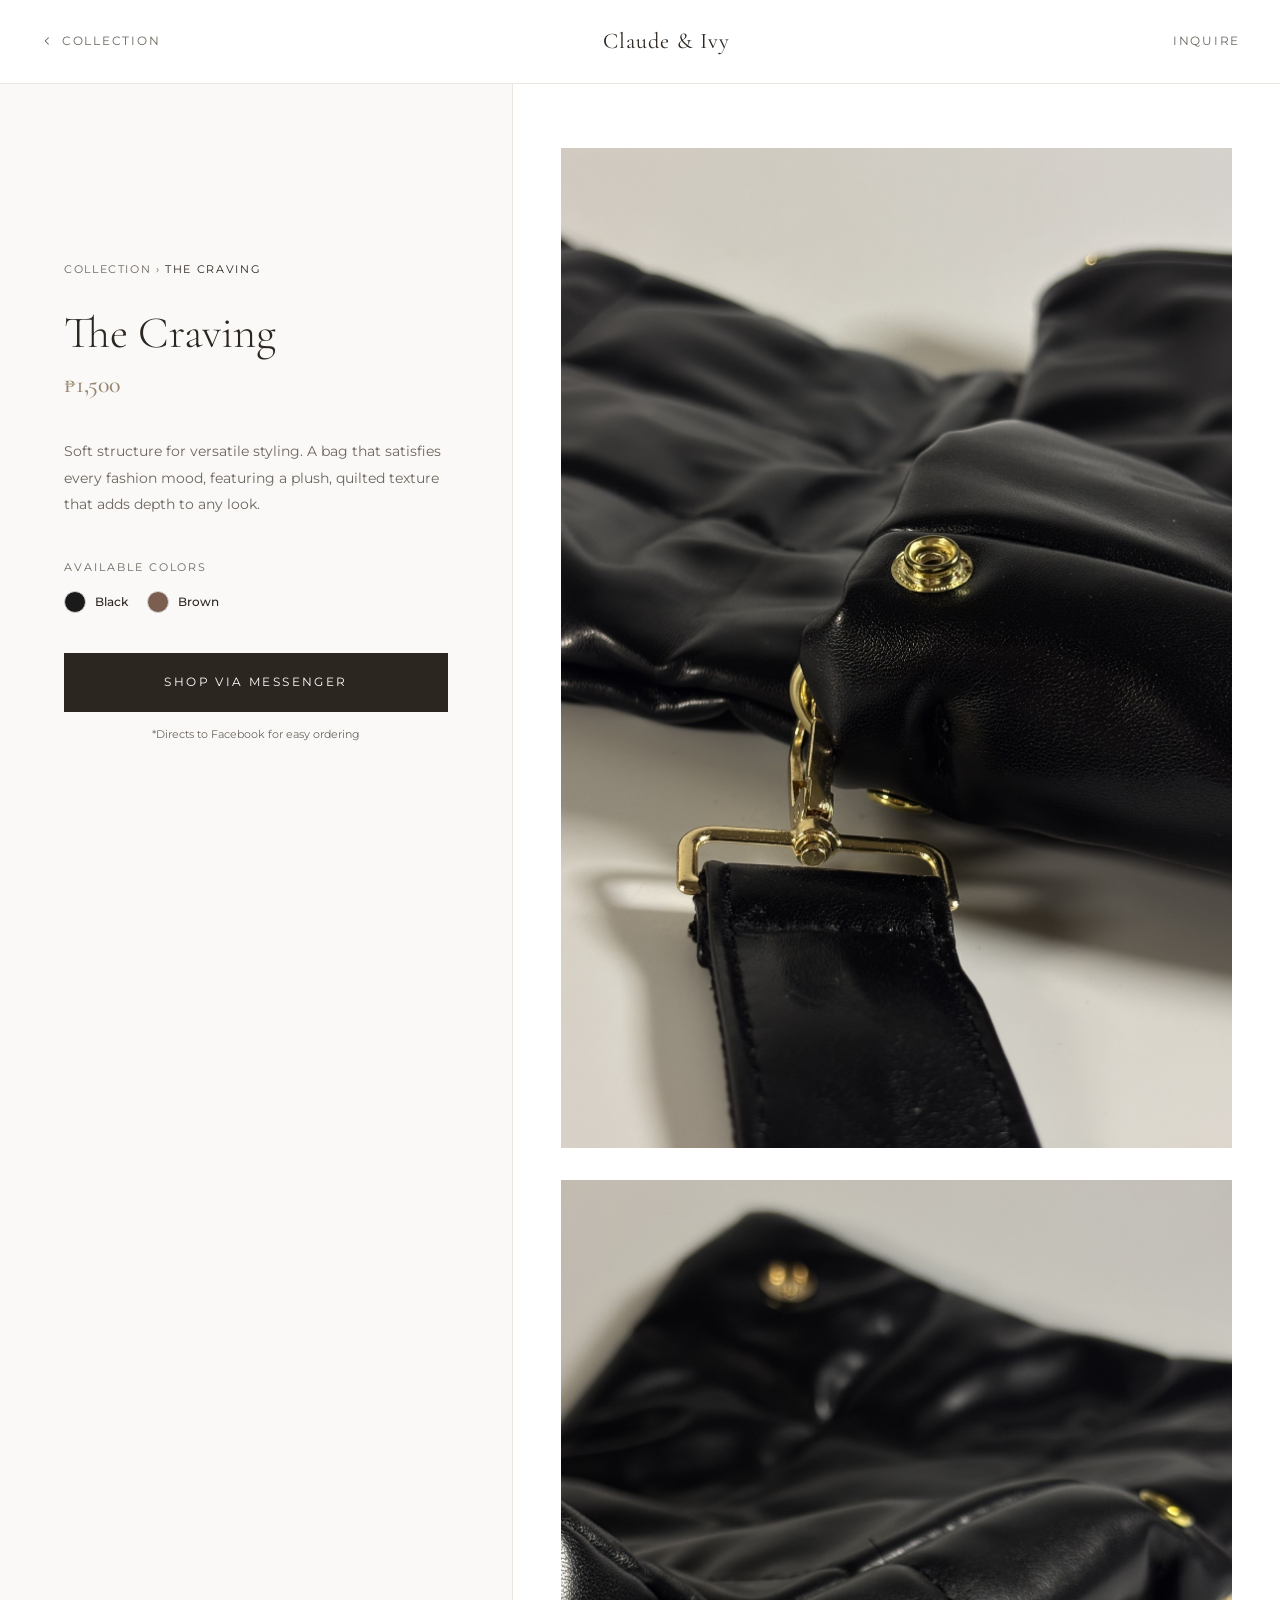
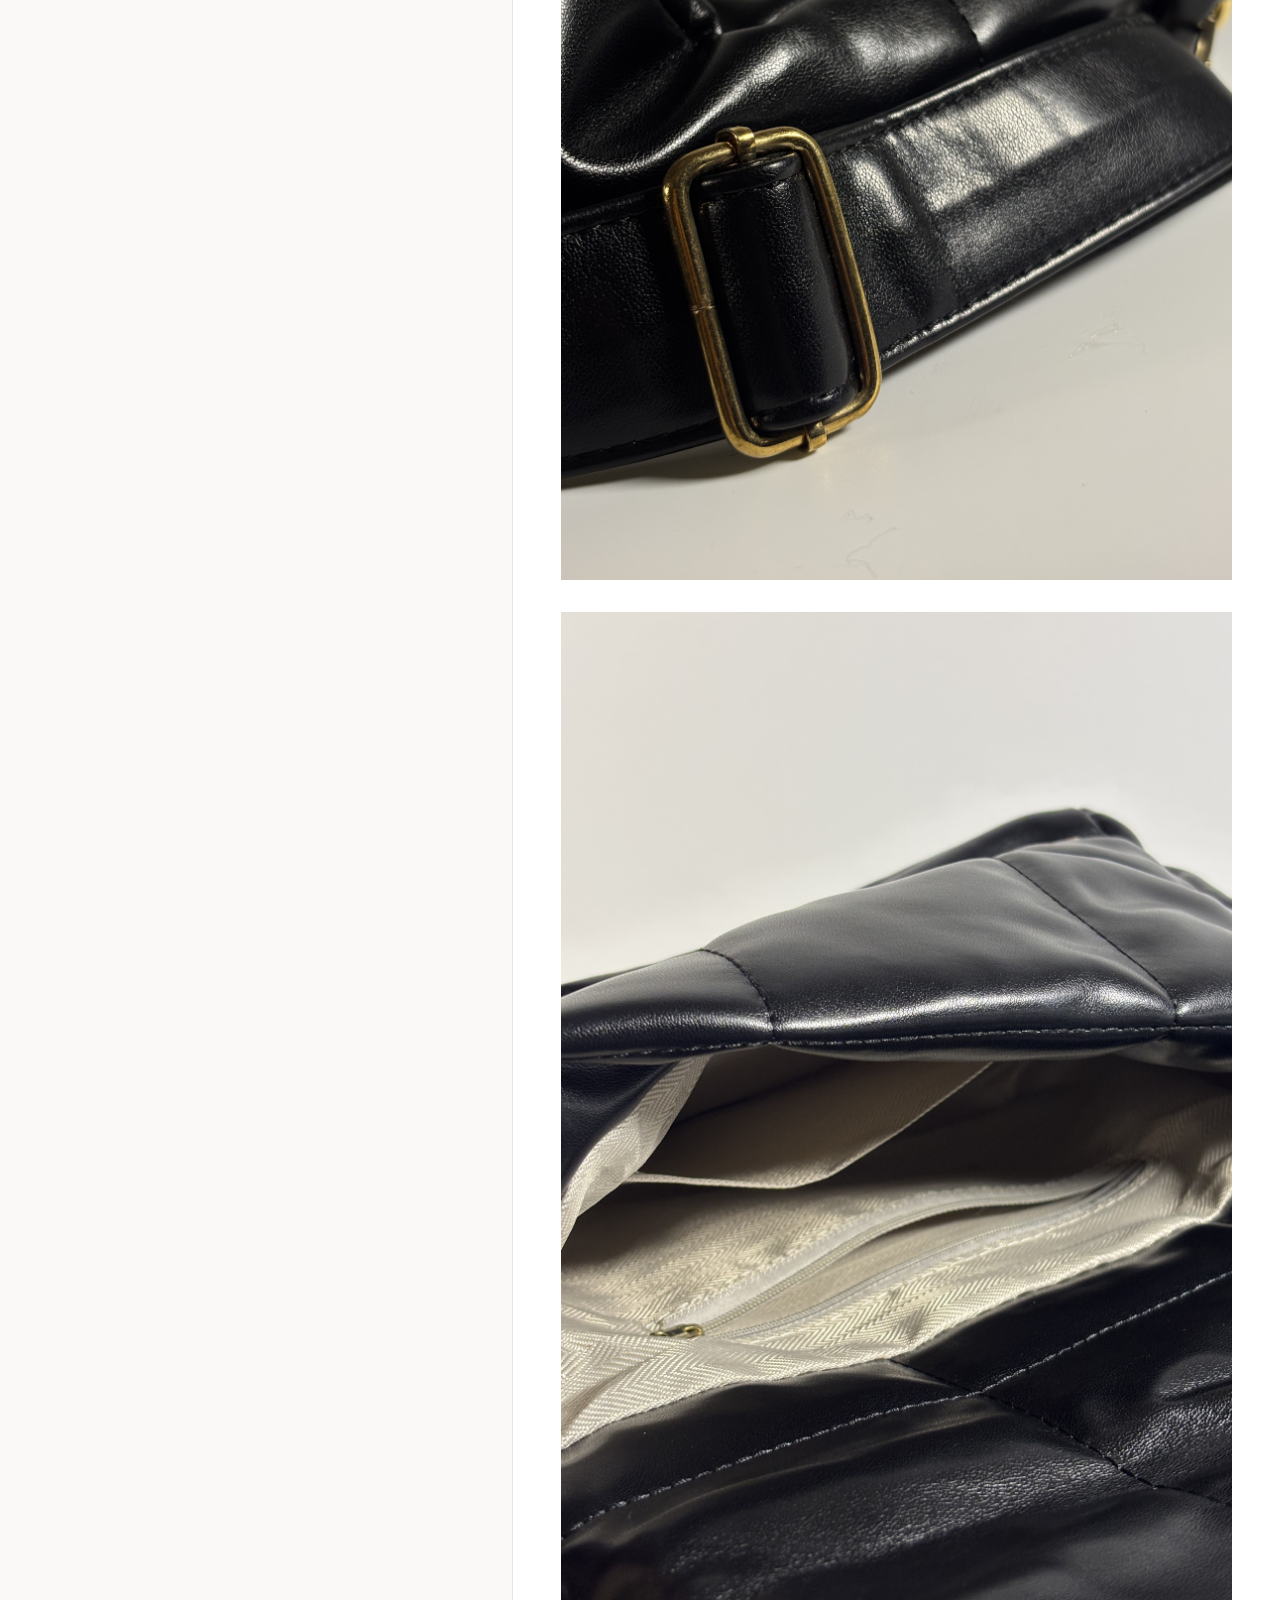
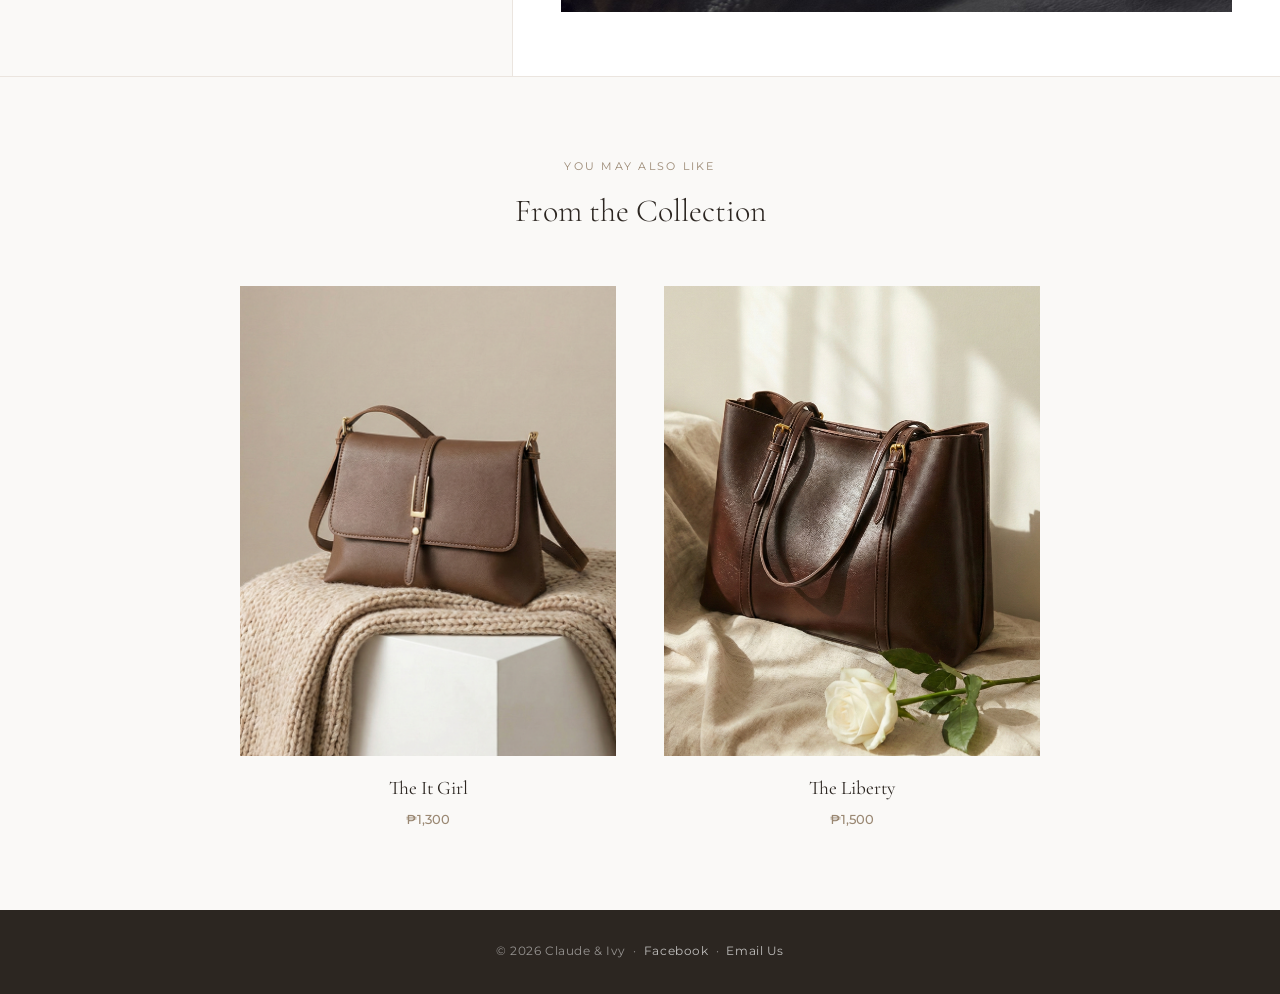
<file: Gallery/craving.html>
<!DOCTYPE html>
<html lang="en">
<head>
    <meta charset="UTF-8">
    <meta name="viewport" content="width=device-width, initial-scale=1.0">
    <title>The Craving | Claude &amp; Ivy</title>
    <meta name="description" content="Soft structure for versatile styling. A quilted texture bag that satisfies every fashion mood and adds depth to any look.">
    <link rel="canonical" href="https://www.claudeandivy.com/Gallery/craving.html">
    <link rel="icon" type="image/png" href="../images/brand/logo.png">

    <!-- Open Graph -->
    <meta property="og:title" content="The Craving | Claude &amp; Ivy">
    <meta property="og:description" content="Soft structure for versatile styling. A quilted texture bag that satisfies every fashion mood and adds depth to any look.">
    <meta property="og:image" content="https://www.claudeandivy.com/images/covers/craving.png">
    <meta property="og:url" content="https://www.claudeandivy.com/Gallery/craving.html">
    <meta property="og:type" content="product">
    <meta property="og:site_name" content="Claude &amp; Ivy">

    <!-- Twitter Card -->
    <meta name="twitter:card" content="summary_large_image">
    <meta name="twitter:title" content="The Craving | Claude &amp; Ivy">
    <meta name="twitter:description" content="Soft structure for versatile styling. A quilted texture bag that satisfies every fashion mood and adds depth to any look.">
    <meta name="twitter:image" content="https://www.claudeandivy.com/images/covers/craving.png">

    <!-- JSON-LD Product Schema -->
    <script type="application/ld+json">
    {
        "@context": "https://schema.org",
        "@type": "Product",
        "name": "The Craving",
        "description": "Soft structure for versatile styling. A bag that satisfies every fashion mood, featuring a plush, quilted texture that adds depth to any look.",
        "image": "https://www.claudeandivy.com/images/covers/craving.png",
        "brand": { "@type": "Brand", "name": "Claude & Ivy" },
        "offers": {
            "@type": "Offer",
            "price": "1500",
            "priceCurrency": "PHP",
            "availability": "https://schema.org/InStock",
            "url": "https://www.claudeandivy.com/Gallery/craving.html"
        }
    }
    </script>

    <link rel="preconnect" href="https://fonts.googleapis.com">
    <link rel="preconnect" href="https://fonts.gstatic.com" crossorigin>
    <link href="https://fonts.googleapis.com/css2?family=Cormorant+Garamond:ital,wght@0,300;0,400;0,500;0,600;1,300;1,400&family=Montserrat:wght@300;400;500;600&display=swap" rel="stylesheet">
    <link rel="stylesheet" href="../css/product.css">
</head>
<body>

    <nav aria-label="Product navigation">
        <a href="../index.html" class="nav-back">
            <svg width="14" height="14" viewBox="0 0 24 24" fill="none" stroke="currentColor" stroke-width="1.8" aria-hidden="true"><polyline points="15 18 9 12 15 6"/></svg>
            Collection
        </a>
        <a href="../index.html" class="nav-logo">Claude &amp; Ivy</a>
        <a href="mailto:claudeandivy@gmail.com" class="nav-inquire">Inquire</a>
    </nav>

    <div class="product-wrap">
        <div class="product-info">
            <p class="breadcrumb">Collection &rsaquo; <span>The Craving</span></p>
            <h1>The Craving</h1>
            <p class="price">&#8369;1,500</p>
            <p class="description">Soft structure for versatile styling. A bag that satisfies every fashion mood, featuring a plush, quilted texture that adds depth to any look.</p>

            <span class="color-label">Available Colors</span>
            <div class="swatch-row" role="list" aria-label="Available colors">
                <div class="color-item" role="listitem"><div class="swatch" style="background:#1a1a1a;border-color:#d1d1d1" aria-label="Black"></div><span class="swatch-name">Black</span></div>
                <div class="color-item" role="listitem"><div class="swatch" style="background:#7B5E4F;border-color:#d1d1d1" aria-label="Brown"></div><span class="swatch-name">Brown</span></div>
            </div>

            <a href="https://www.facebook.com/claudeandivy2600" target="_blank" rel="noopener" class="buy-btn">
                Shop via Messenger
            </a>
            <p class="buy-note">*Directs to Facebook for easy ordering</p>
        </div>

        <div class="product-gallery">
            <img src="../images/gallery/craving/01.jpg" alt="The Craving — front view" class="gallery-img" width="800" height="1000" loading="lazy">
            <img src="../images/gallery/craving/02.jpg" alt="The Craving — side view" class="gallery-img" width="800" height="1000" loading="lazy">
            <img src="../images/gallery/craving/03.jpg" alt="The Craving — detail view" class="gallery-img" width="800" height="1000" loading="lazy">
        </div>
    </div>

    <section class="also-like" aria-label="Related products">
        <div class="also-like-header">
            <span>You May Also Like</span>
            <h2>From the Collection</h2>
        </div>
        <div class="also-grid">
            <a href="it-girl.html" class="also-card" aria-label="The It Girl — &#8369;1,300">
                <div class="also-img-wrap">
                    <img src="../images/covers/it-girl.png" alt="The It Girl" width="1536" height="2048" loading="lazy">
                </div>
                <p class="also-name">The It Girl</p>
                <p class="also-price">&#8369;1,300</p>
            </a>
            <a href="liberty.html" class="also-card" aria-label="The Liberty — &#8369;1,500">
                <div class="also-img-wrap">
                    <img src="../images/covers/liberty.png" alt="The Liberty" width="1459" height="1945" loading="lazy">
                </div>
                <p class="also-name">The Liberty</p>
                <p class="also-price">&#8369;1,500</p>
            </a>
        </div>
    </section>

    <footer class="page-footer">
        &copy; 2026 Claude &amp; Ivy &nbsp;&middot;&nbsp;
        <a href="https://www.facebook.com/claudeandivy2600" target="_blank" rel="noopener">Facebook</a> &nbsp;&middot;&nbsp;
        <a href="mailto:claudeandivy@gmail.com">Email Us</a>
    </footer>

</body>
</html>
</file>
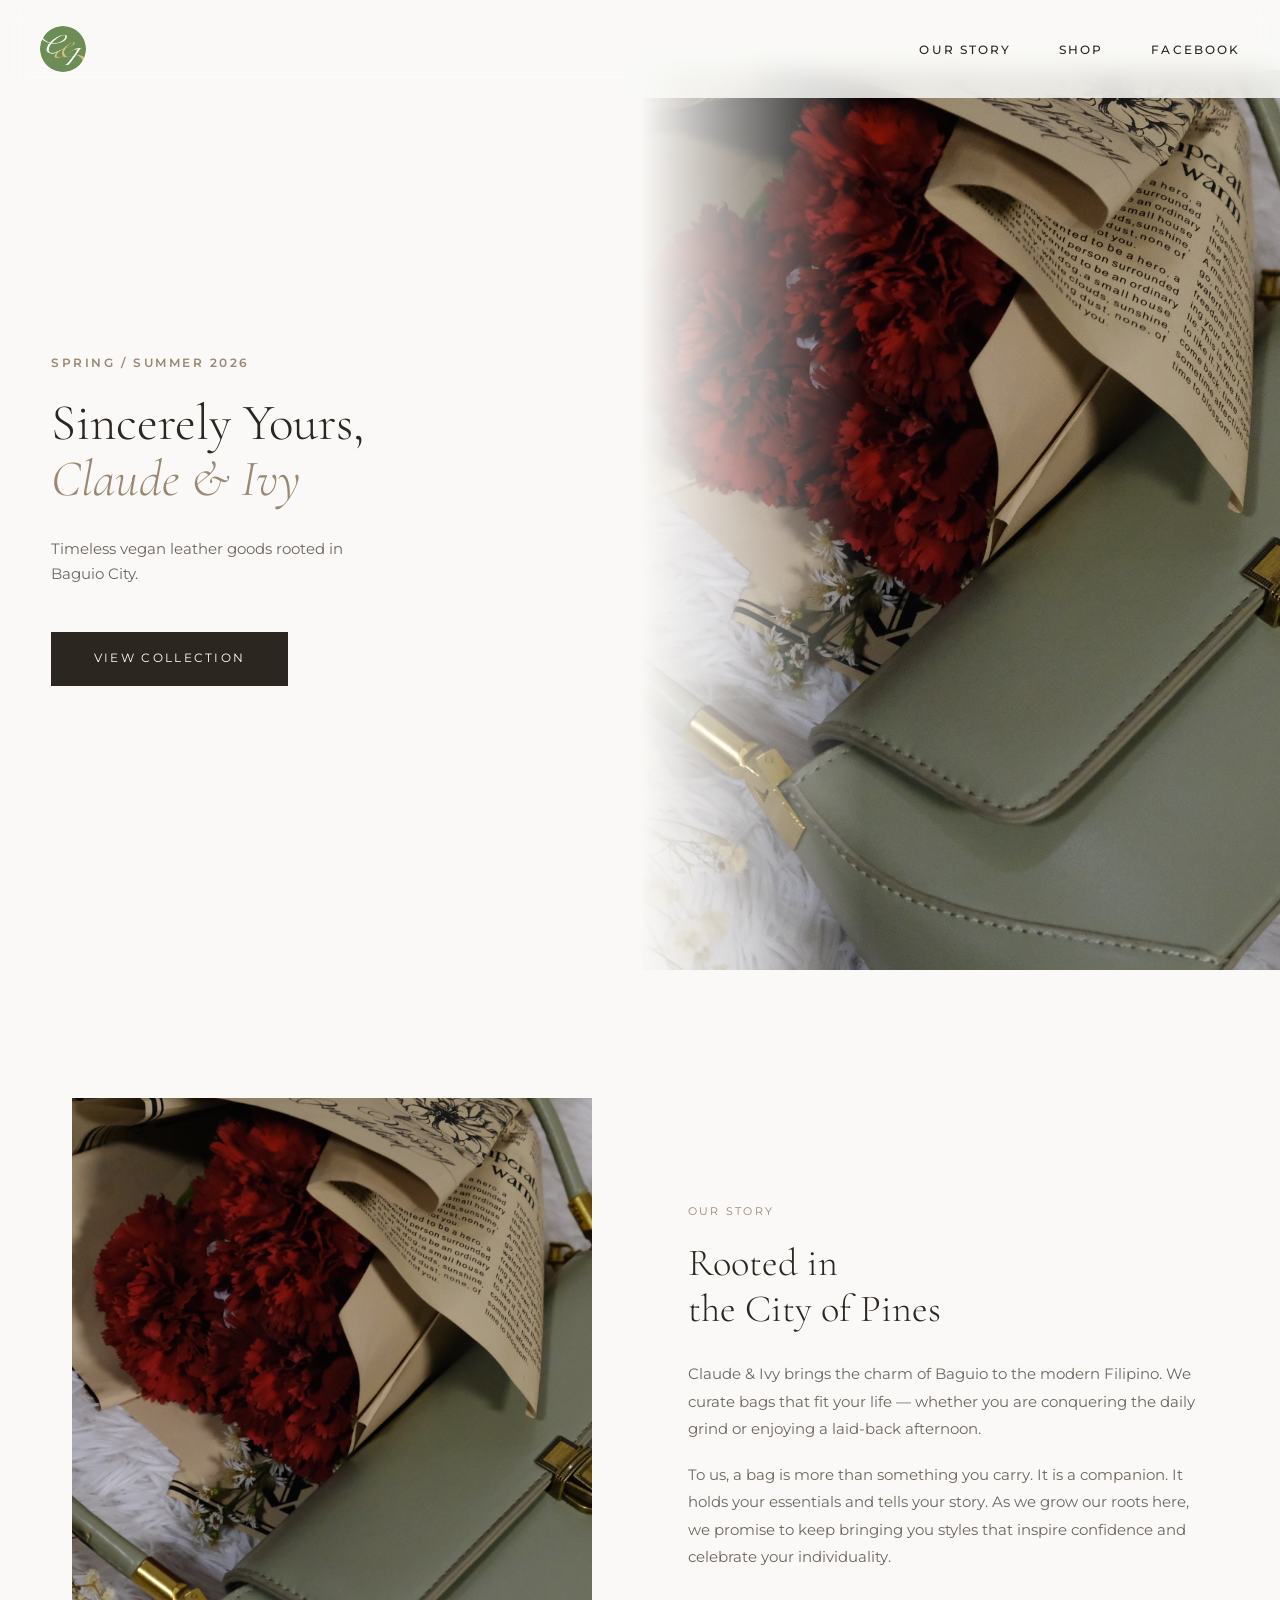
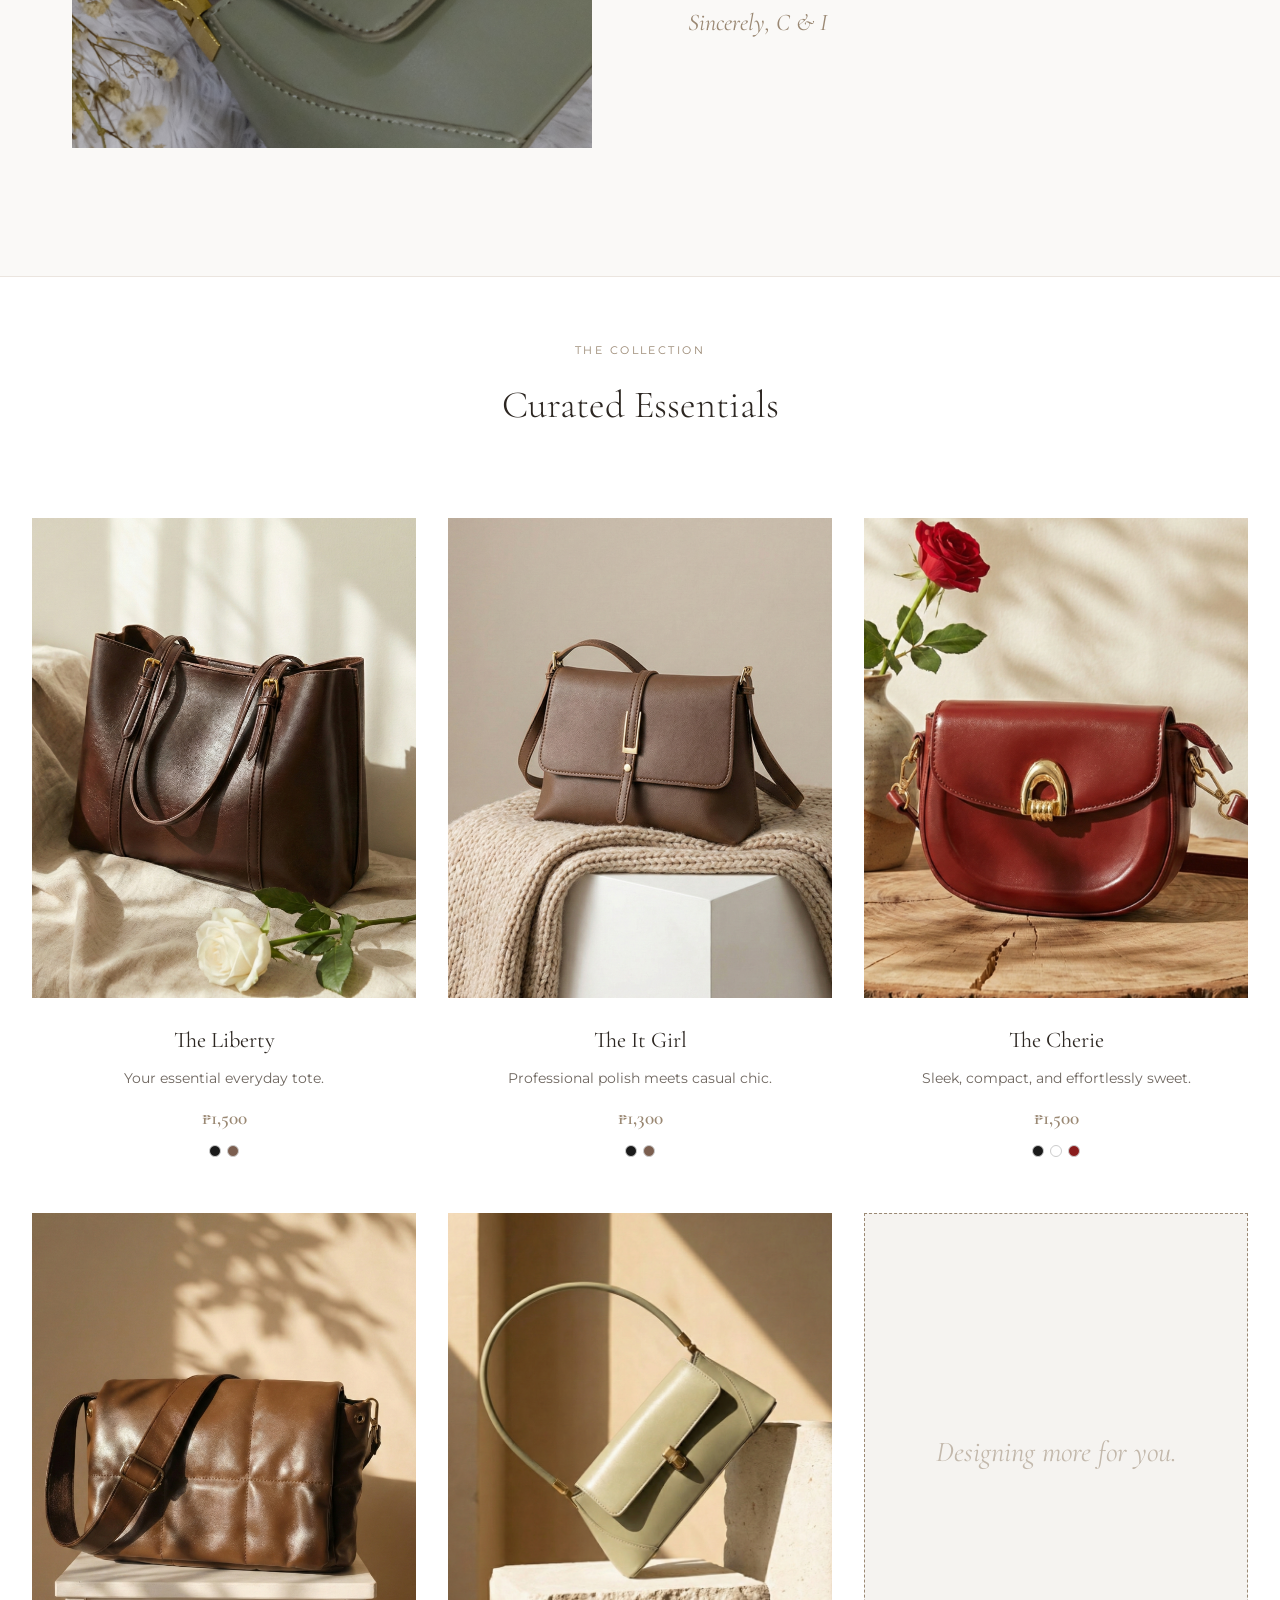
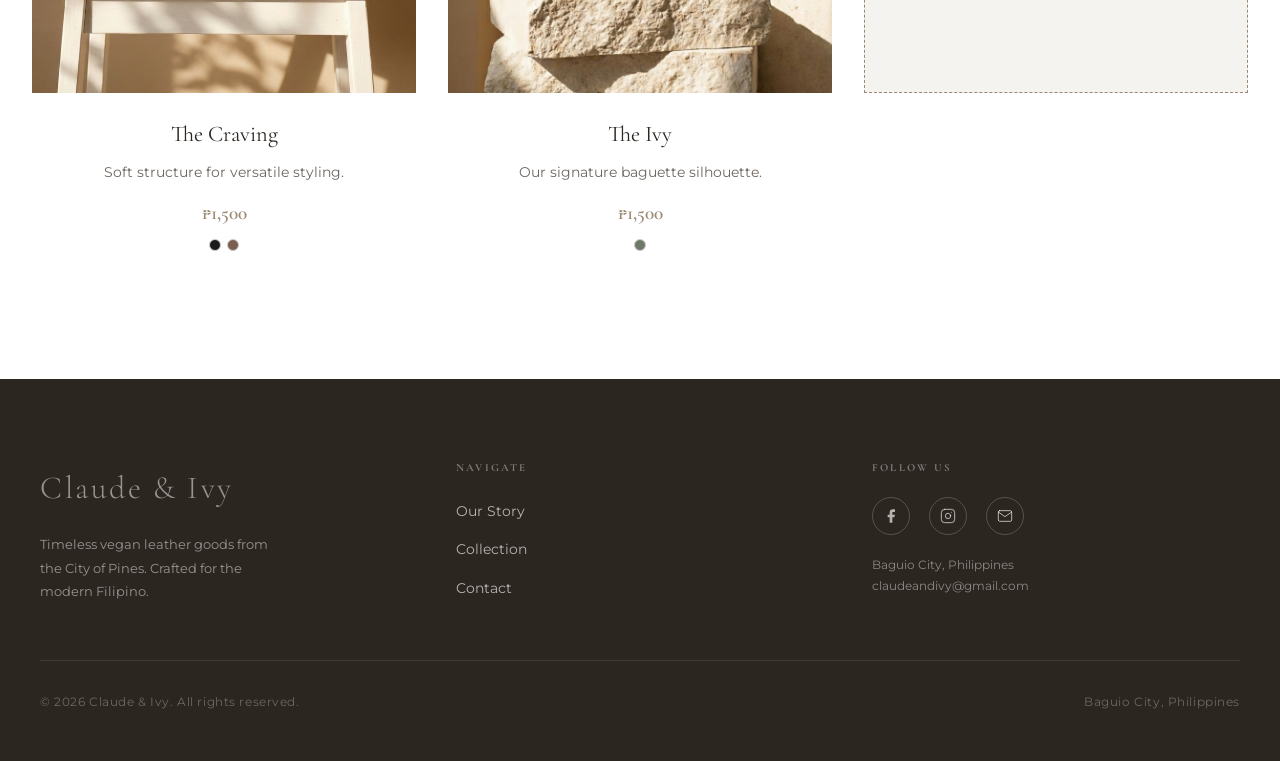
<file: Gallery/isla.html>
<!DOCTYPE html>
<html lang="en">
<head>
    <meta charset="UTF-8">
    <meta name="viewport" content="width=device-width, initial-scale=1.0">
    <title>The Isla | Claude &amp; Ivy</title>
    <meta http-equiv="refresh" content="0; url=../" />
    <meta name="description" content="Sun-kissed and effortlessly chic. The Isla is our summer-ready tote built for warm days and bright adventures, wherever the season takes you.">
    <link rel="canonical" href="https://www.claudeandivy.com/Gallery/isla.html">
    <link rel="icon" type="image/png" href="../images/brand/logo.png">

    <!-- Open Graph -->
    <meta property="og:title" content="The Isla | Claude &amp; Ivy">
    <meta property="og:description" content="Sun-kissed and effortlessly chic. The Isla is our summer-ready tote built for warm days and bright adventures, wherever the season takes you.">
    <meta property="og:image" content="https://www.claudeandivy.com/images/covers/isla.png">
    <meta property="og:url" content="https://www.claudeandivy.com/Gallery/isla.html">
    <meta property="og:type" content="product">
    <meta property="og:site_name" content="Claude &amp; Ivy">

    <!-- Twitter Card -->
    <meta name="twitter:card" content="summary_large_image">
    <meta name="twitter:title" content="The Isla | Claude &amp; Ivy">
    <meta name="twitter:description" content="Sun-kissed and effortlessly chic. The Isla is our summer-ready tote built for warm days and bright adventures, wherever the season takes you.">
    <meta name="twitter:image" content="https://www.claudeandivy.com/images/covers/isla.png">

    <!-- JSON-LD Product Schema -->
    <script type="application/ld+json">
    {
        "@context": "https://schema.org",
        "@type": "Product",
        "name": "The Isla",
        "description": "Sun-kissed and effortlessly chic. The Isla is our summer-ready tote built for warm days and bright adventures. Spacious enough for everything you need, light enough to keep up with you.",
        "image": "https://www.claudeandivy.com/images/covers/isla.png",
        "brand": { "@type": "Brand", "name": "Claude & Ivy" },
        "offers": {
            "@type": "Offer",
            "price": "1500",
            "priceCurrency": "PHP",
            "availability": "https://schema.org/InStock",
            "url": "https://www.claudeandivy.com/Gallery/isla.html"
        }
    }
    </script>

    <link rel="preconnect" href="https://fonts.googleapis.com">
    <link rel="preconnect" href="https://fonts.gstatic.com" crossorigin>
    <link href="https://fonts.googleapis.com/css2?family=Cormorant+Garamond:ital,wght@0,300;0,400;0,500;0,600;1,300;1,400&family=Montserrat:wght@300;400;500;600&display=swap" rel="stylesheet">
    <link rel="stylesheet" href="../css/product.css">
</head>
<body>

    <nav aria-label="Product navigation">
        <a href="../index.html" class="nav-back">
            <svg width="14" height="14" viewBox="0 0 24 24" fill="none" stroke="currentColor" stroke-width="1.8" aria-hidden="true"><polyline points="15 18 9 12 15 6"/></svg>
            Collection
        </a>
        <a href="../index.html" class="nav-logo">Claude &amp; Ivy</a>
        <a href="mailto:claudeandivy@gmail.com" class="nav-inquire">Inquire</a>
    </nav>

    <div class="product-wrap">
        <div class="product-info">
            <p class="breadcrumb">Collection &rsaquo; <span>The Isla</span></p>
            <h1>The Isla</h1>
            <p class="price">&#8369;1,500</p>
            <p class="description">Sun-kissed and effortlessly chic. The Isla is our summer-ready tote built for warm days and bright adventures. Spacious enough for everything you need, light enough to keep up with you.</p>

            <span class="color-label">Available Colors</span>
            <div class="swatch-row" role="list" aria-label="Available colors">
                <div class="color-item" role="listitem"><div class="swatch" style="background:#C4A882;border-color:#d1d1d1" aria-label="Sandy"></div><span class="swatch-name">Sandy</span></div>
            </div>

            <a href="https://www.facebook.com/claudeandivy2600" target="_blank" rel="noopener" class="buy-btn">
                Shop via Messenger
            </a>
            <p class="buy-note">*Directs to Facebook for easy ordering</p>
        </div>

        <div class="product-gallery">
            <img src="../images/gallery/isla/01.jpg" alt="The Isla — front view" class="gallery-img" width="800" height="1000" loading="lazy">
            <img src="../images/gallery/isla/02.jpg" alt="The Isla — side view" class="gallery-img" width="800" height="1000" loading="lazy">
            <img src="../images/gallery/isla/03.jpg" alt="The Isla — detail view" class="gallery-img" width="800" height="1000" loading="lazy">
        </div>
    </div>

    <section class="also-like" aria-label="Related products">
        <div class="also-like-header">
            <span>You May Also Like</span>
            <h2>From the Collection</h2>
        </div>
        <div class="also-grid">
            <a href="ivy.html" class="also-card" aria-label="The Ivy — &#8369;1,500">
                <div class="also-img-wrap">
                    <img src="../images/covers/ivy.png" alt="The Ivy" width="1608" height="2144" loading="lazy">
                </div>
                <p class="also-name">The Ivy</p>
                <p class="also-price">&#8369;1,500</p>
            </a>
            <a href="cherie.html" class="also-card" aria-label="The Cherie — &#8369;1,500">
                <div class="also-img-wrap">
                    <img src="../images/covers/cherie.png" alt="The Cherie" width="1039" height="1385" loading="lazy">
                </div>
                <p class="also-name">The Cherie</p>
                <p class="also-price">&#8369;1,500</p>
            </a>
        </div>
    </section>

    <footer class="page-footer">
        &copy; 2026 Claude &amp; Ivy &nbsp;&middot;&nbsp;
        <a href="https://www.facebook.com/claudeandivy2600" target="_blank" rel="noopener">Facebook</a> &nbsp;&middot;&nbsp;
        <a href="mailto:claudeandivy@gmail.com">Email Us</a>
    </footer>

</body>
</html>
</file>
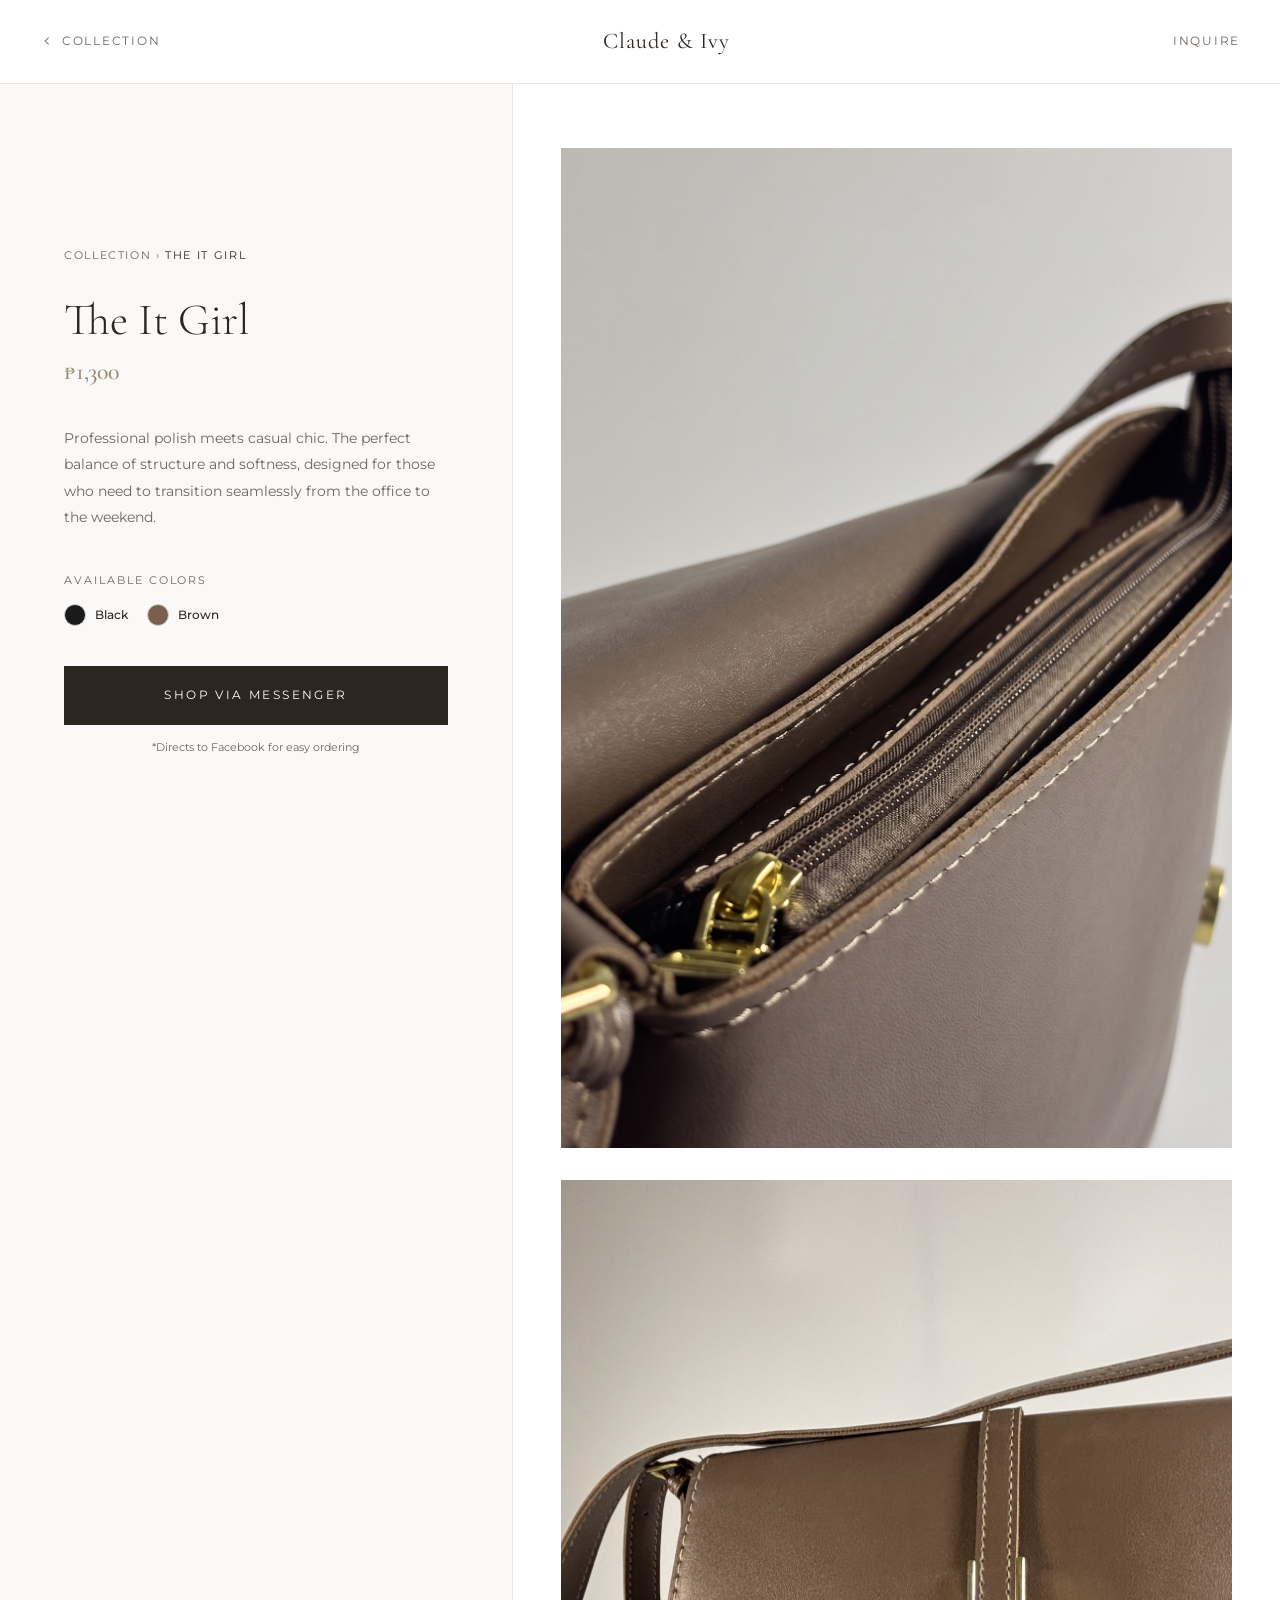
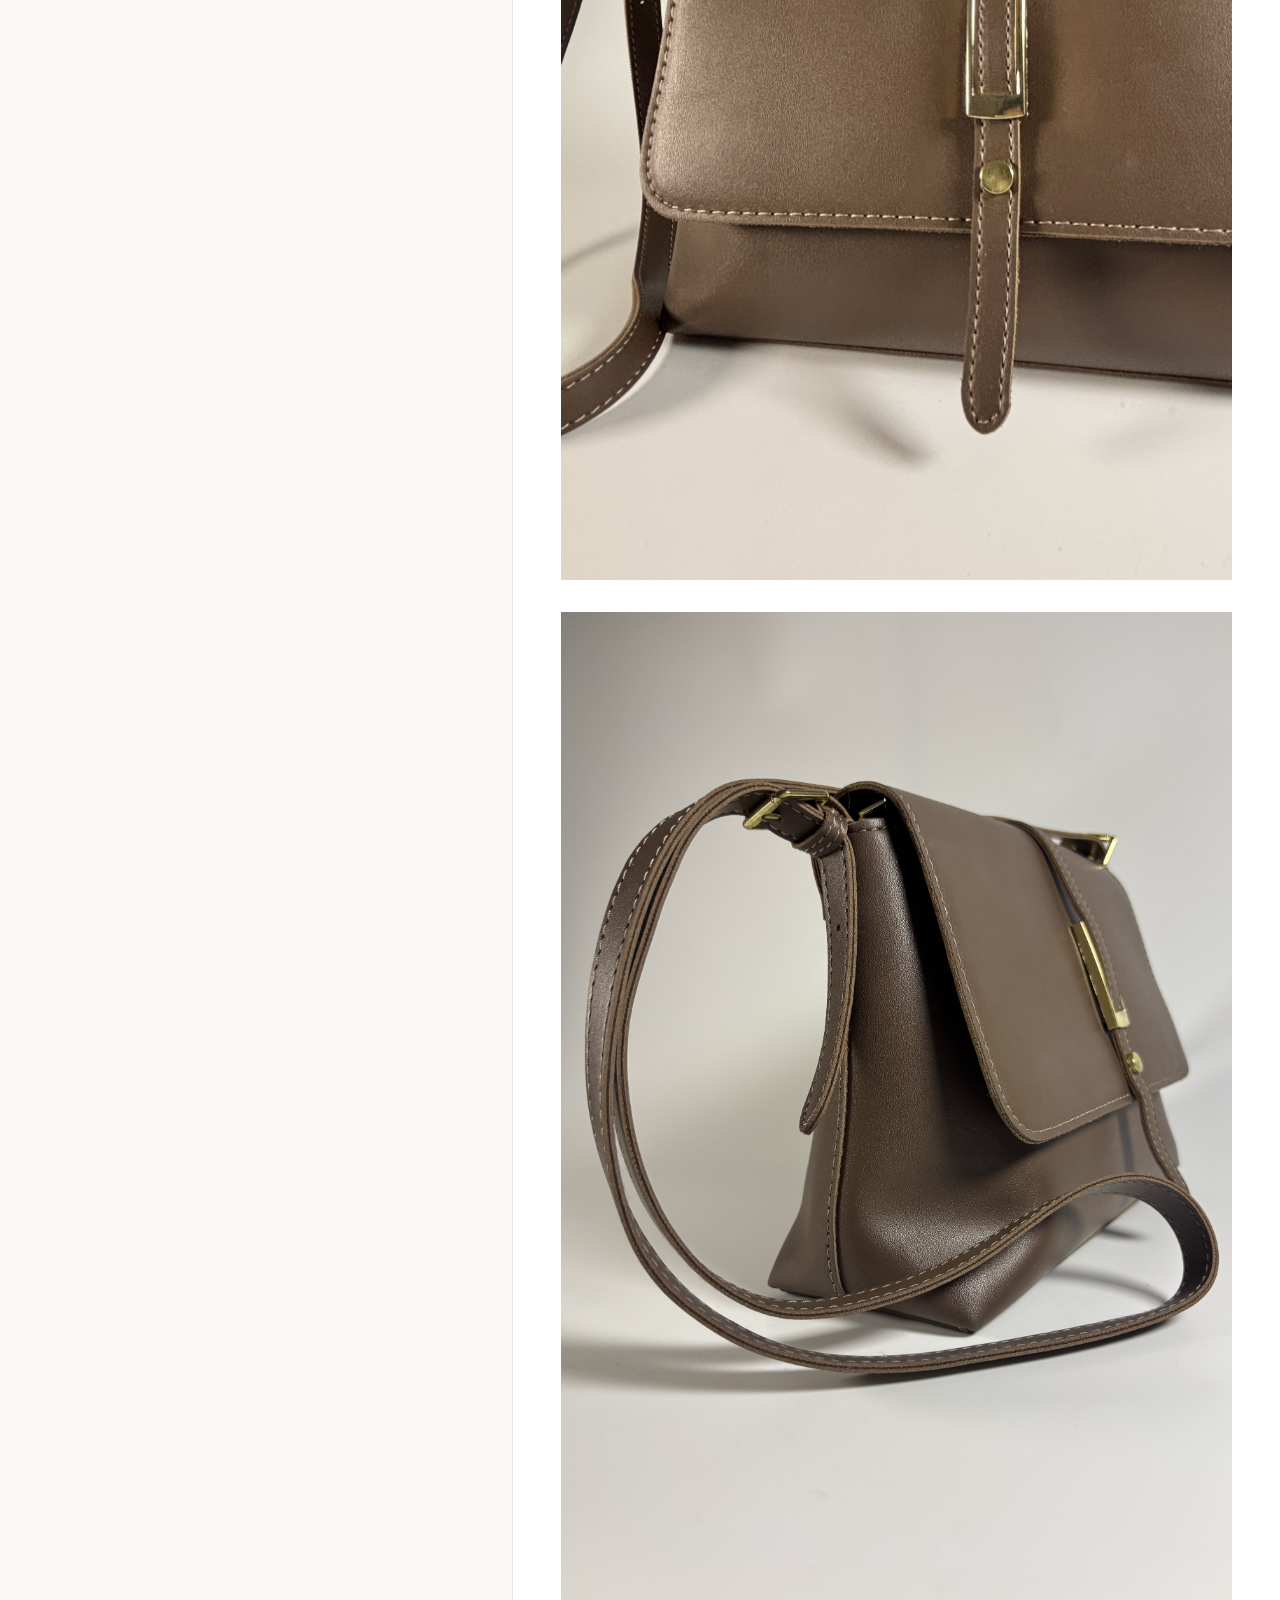
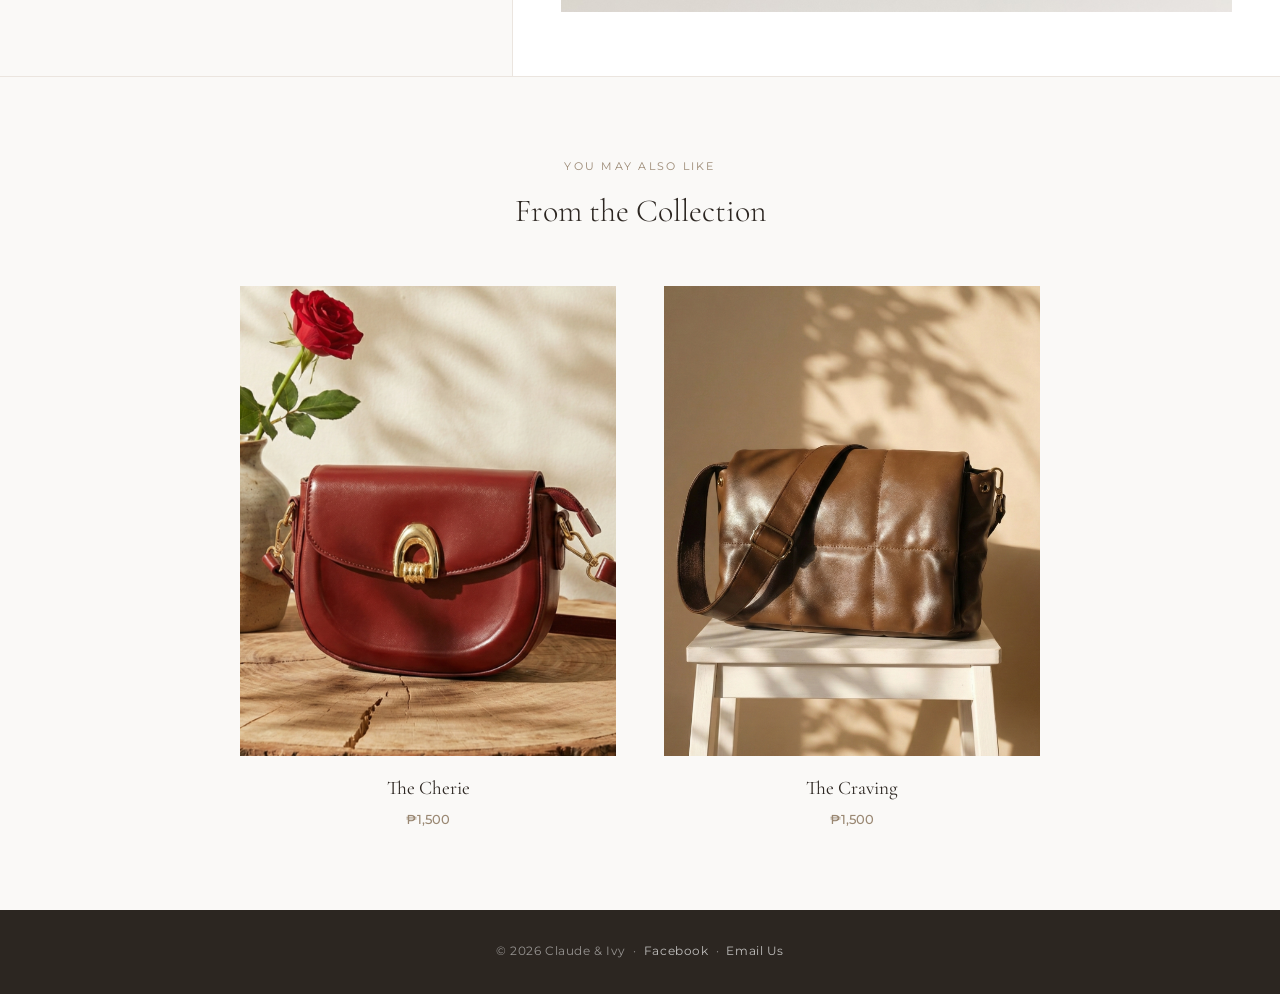
<file: Gallery/it-girl.html>
<!DOCTYPE html>
<html lang="en">
<head>
    <meta charset="UTF-8">
    <meta name="viewport" content="width=device-width, initial-scale=1.0">
    <title>The It Girl | Claude &amp; Ivy</title>
    <meta name="description" content="Professional polish meets casual chic. The perfect balance of structure and softness for seamless day-to-night transitions.">
    <link rel="canonical" href="https://www.claudeandivy.com/Gallery/it-girl.html">
    <link rel="icon" type="image/png" href="../images/brand/logo.png">

    <!-- Open Graph -->
    <meta property="og:title" content="The It Girl | Claude &amp; Ivy">
    <meta property="og:description" content="Professional polish meets casual chic. The perfect balance of structure and softness for seamless day-to-night transitions.">
    <meta property="og:image" content="https://www.claudeandivy.com/images/covers/it-girl.png">
    <meta property="og:url" content="https://www.claudeandivy.com/Gallery/it-girl.html">
    <meta property="og:type" content="product">
    <meta property="og:site_name" content="Claude &amp; Ivy">

    <!-- Twitter Card -->
    <meta name="twitter:card" content="summary_large_image">
    <meta name="twitter:title" content="The It Girl | Claude &amp; Ivy">
    <meta name="twitter:description" content="Professional polish meets casual chic. The perfect balance of structure and softness for seamless day-to-night transitions.">
    <meta name="twitter:image" content="https://www.claudeandivy.com/images/covers/it-girl.png">

    <!-- JSON-LD Product Schema -->
    <script type="application/ld+json">
    {
        "@context": "https://schema.org",
        "@type": "Product",
        "name": "The It Girl",
        "description": "Professional polish meets casual chic. The perfect balance of structure and softness, designed for those who need to transition seamlessly from the office to the weekend.",
        "image": "https://www.claudeandivy.com/images/covers/it-girl.png",
        "brand": { "@type": "Brand", "name": "Claude & Ivy" },
        "offers": {
            "@type": "Offer",
            "price": "1300",
            "priceCurrency": "PHP",
            "availability": "https://schema.org/InStock",
            "url": "https://www.claudeandivy.com/Gallery/it-girl.html"
        }
    }
    </script>

    <link rel="preconnect" href="https://fonts.googleapis.com">
    <link rel="preconnect" href="https://fonts.gstatic.com" crossorigin>
    <link href="https://fonts.googleapis.com/css2?family=Cormorant+Garamond:ital,wght@0,300;0,400;0,500;0,600;1,300;1,400&family=Montserrat:wght@300;400;500;600&display=swap" rel="stylesheet">
    <link rel="stylesheet" href="../css/product.css">
</head>
<body>

    <nav aria-label="Product navigation">
        <a href="../index.html" class="nav-back">
            <svg width="14" height="14" viewBox="0 0 24 24" fill="none" stroke="currentColor" stroke-width="1.8" aria-hidden="true"><polyline points="15 18 9 12 15 6"/></svg>
            Collection
        </a>
        <a href="../index.html" class="nav-logo">Claude &amp; Ivy</a>
        <a href="mailto:claudeandivy@gmail.com" class="nav-inquire">Inquire</a>
    </nav>

    <div class="product-wrap">
        <div class="product-info">
            <p class="breadcrumb">Collection &rsaquo; <span>The It Girl</span></p>
            <h1>The It Girl</h1>
            <p class="price">&#8369;1,300</p>
            <p class="description">Professional polish meets casual chic. The perfect balance of structure and softness, designed for those who need to transition seamlessly from the office to the weekend.</p>

            <span class="color-label">Available Colors</span>
            <div class="swatch-row" role="list" aria-label="Available colors">
                <div class="color-item" role="listitem"><div class="swatch" style="background:#1a1a1a;border-color:#d1d1d1" aria-label="Black"></div><span class="swatch-name">Black</span></div>
                <div class="color-item" role="listitem"><div class="swatch" style="background:#7B5E4F;border-color:#d1d1d1" aria-label="Brown"></div><span class="swatch-name">Brown</span></div>
            </div>

            <a href="https://www.facebook.com/claudeandivy2600" target="_blank" rel="noopener" class="buy-btn">
                Shop via Messenger
            </a>
            <p class="buy-note">*Directs to Facebook for easy ordering</p>
        </div>

        <div class="product-gallery">
            <img src="../images/gallery/it-girl/01.jpg" alt="The It Girl — front view" class="gallery-img" width="800" height="1000" loading="lazy">
            <img src="../images/gallery/it-girl/02.jpg" alt="The It Girl — side view" class="gallery-img" width="800" height="1000" loading="lazy">
            <img src="../images/gallery/it-girl/03.jpg" alt="The It Girl — detail view" class="gallery-img" width="800" height="1000" loading="lazy">
        </div>
    </div>

    <section class="also-like" aria-label="Related products">
        <div class="also-like-header">
            <span>You May Also Like</span>
            <h2>From the Collection</h2>
        </div>
        <div class="also-grid">
            <a href="cherie.html" class="also-card" aria-label="The Cherie — &#8369;1,500">
                <div class="also-img-wrap">
                    <img src="../images/covers/cherie.png" alt="The Cherie" width="1039" height="1385" loading="lazy">
                </div>
                <p class="also-name">The Cherie</p>
                <p class="also-price">&#8369;1,500</p>
            </a>
            <a href="craving.html" class="also-card" aria-label="The Craving — &#8369;1,500">
                <div class="also-img-wrap">
                    <img src="../images/covers/craving.png" alt="The Craving" width="1458" height="1944" loading="lazy">
                </div>
                <p class="also-name">The Craving</p>
                <p class="also-price">&#8369;1,500</p>
            </a>
        </div>
    </section>

    <footer class="page-footer">
        &copy; 2026 Claude &amp; Ivy &nbsp;&middot;&nbsp;
        <a href="https://www.facebook.com/claudeandivy2600" target="_blank" rel="noopener">Facebook</a> &nbsp;&middot;&nbsp;
        <a href="mailto:claudeandivy@gmail.com">Email Us</a>
    </footer>

</body>
</html>
</file>
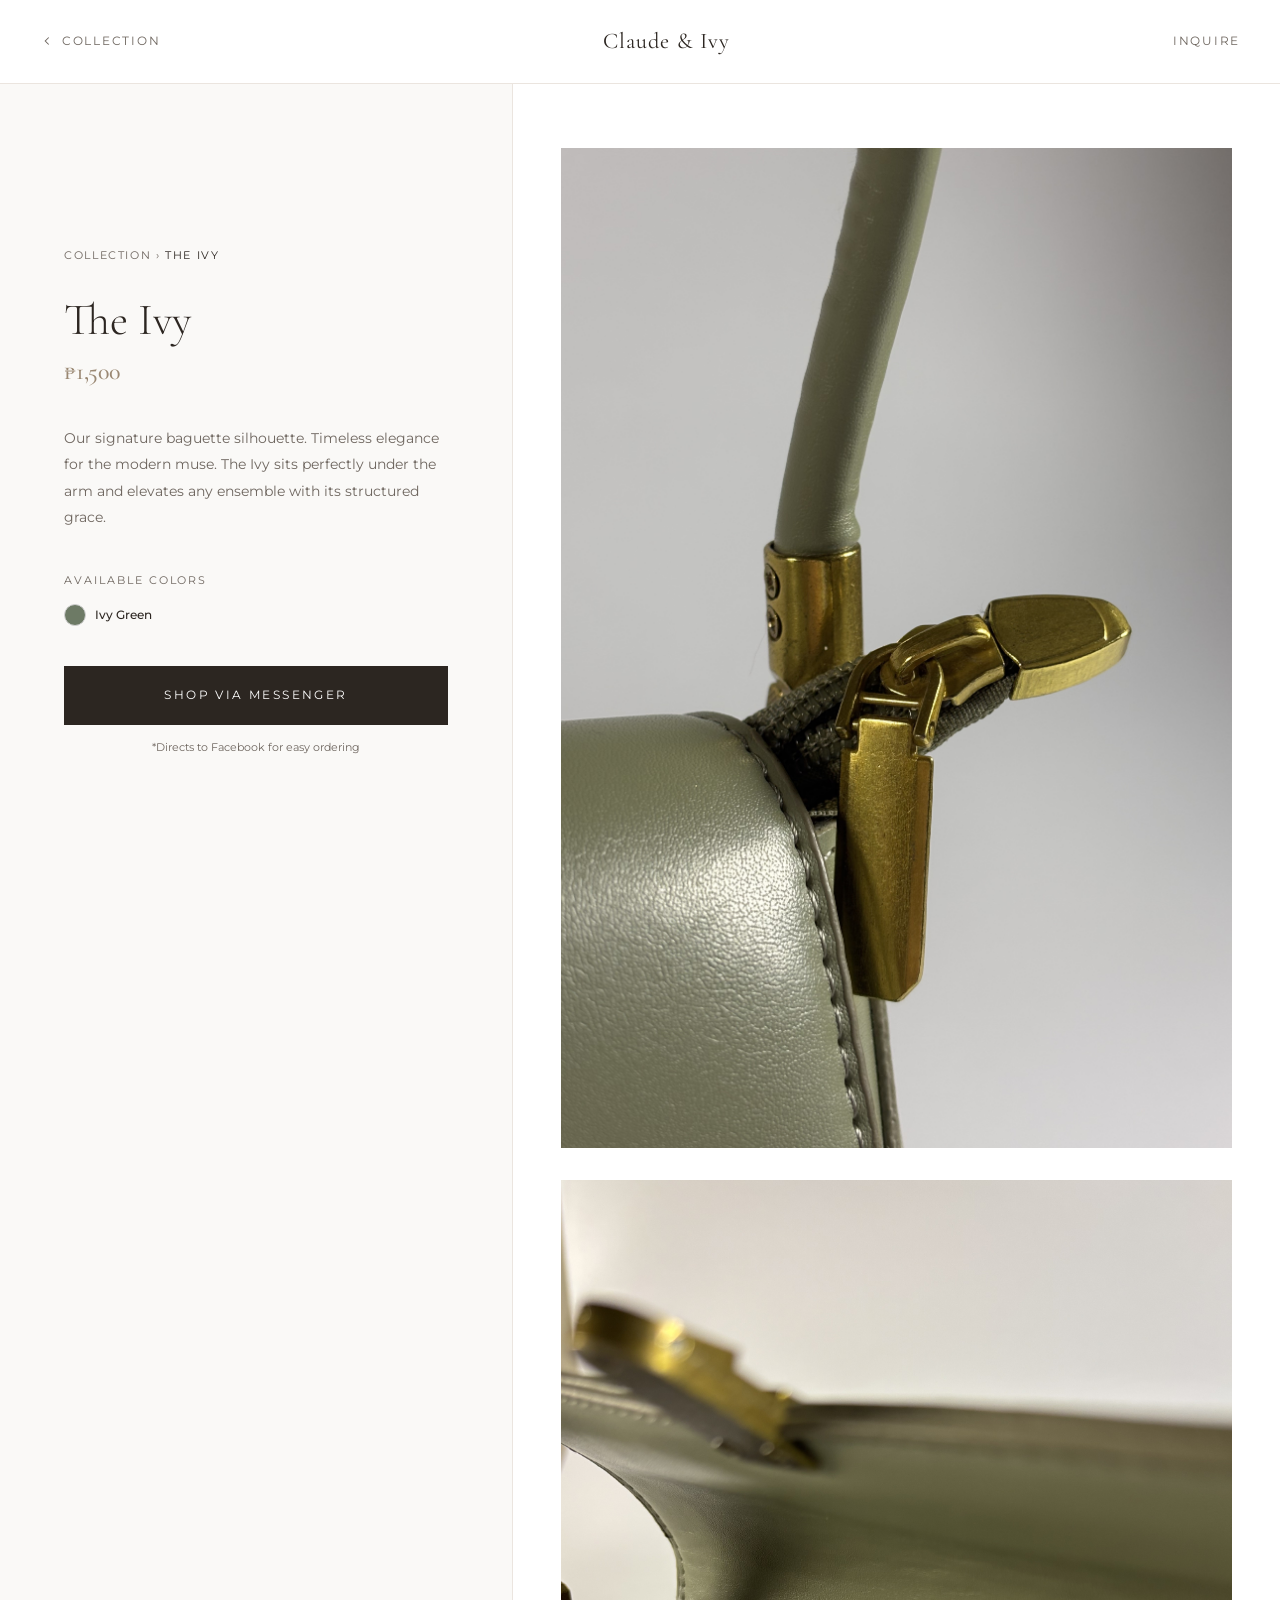
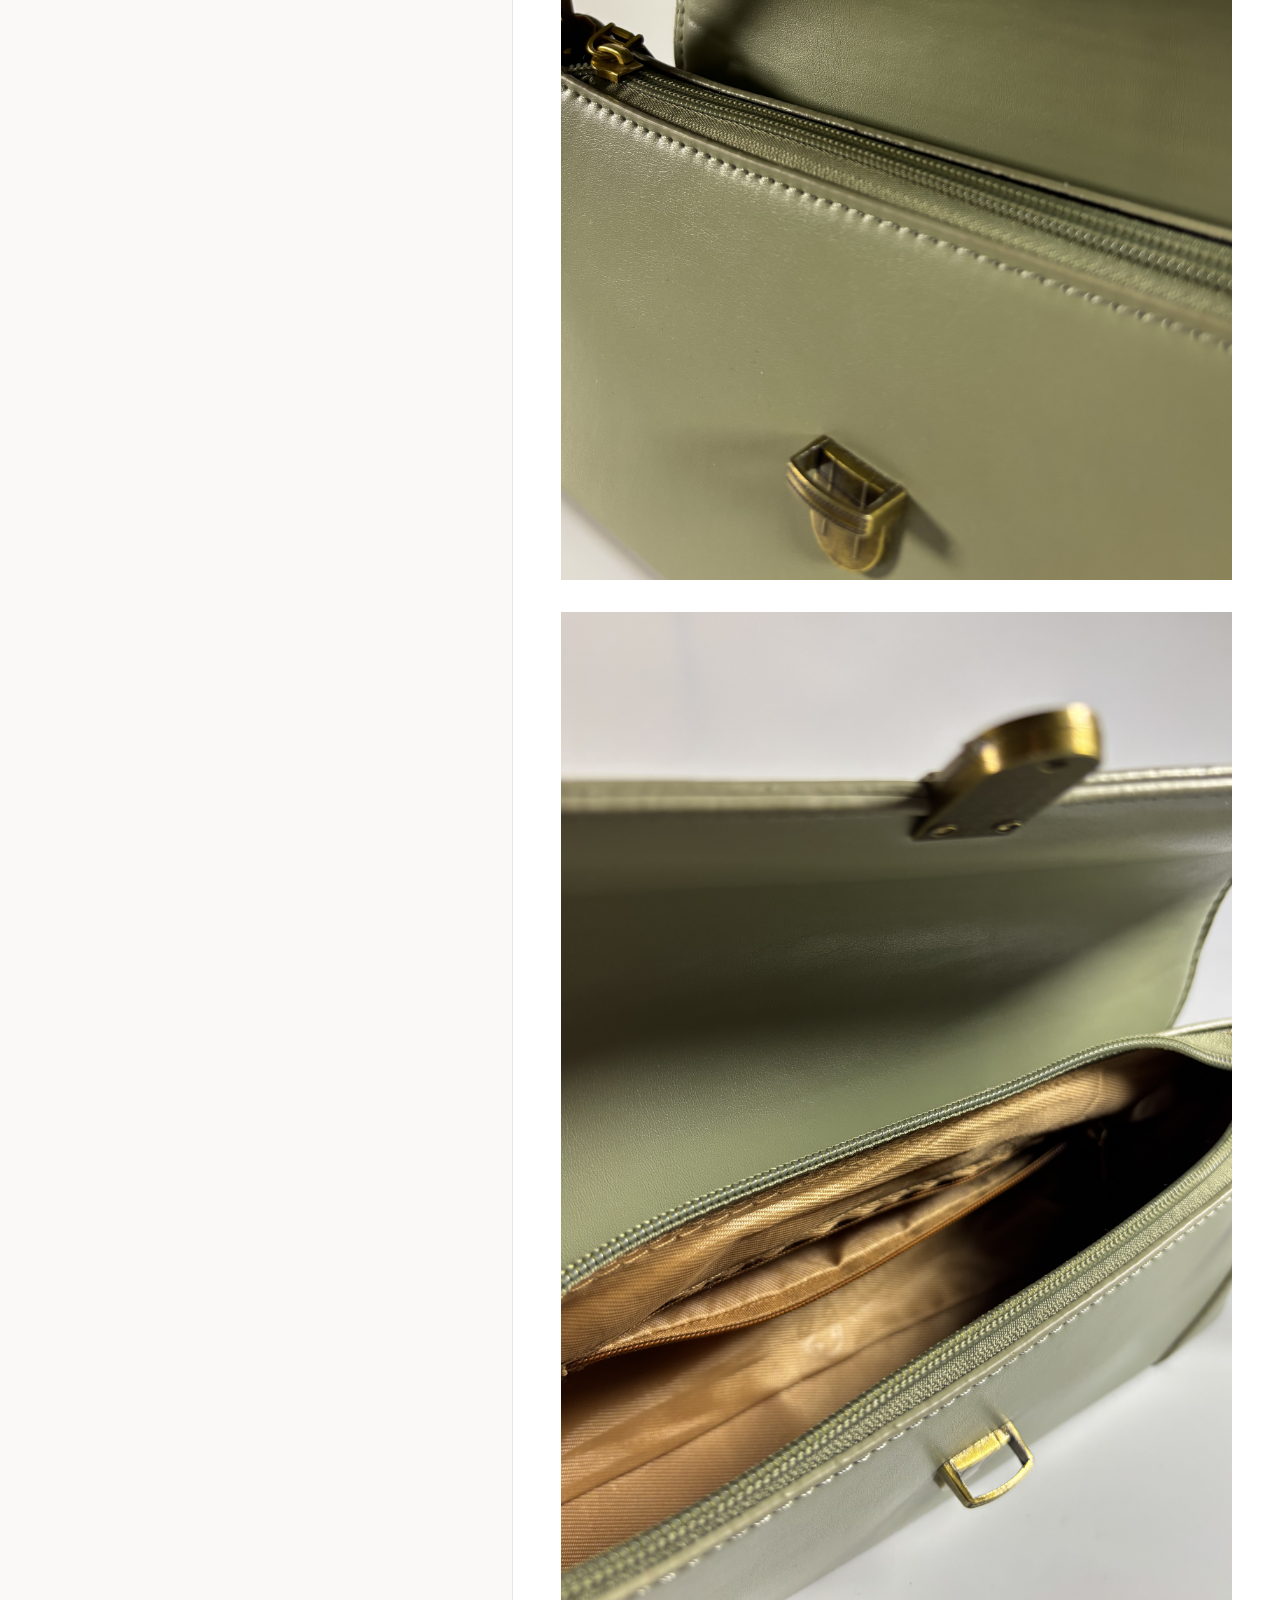
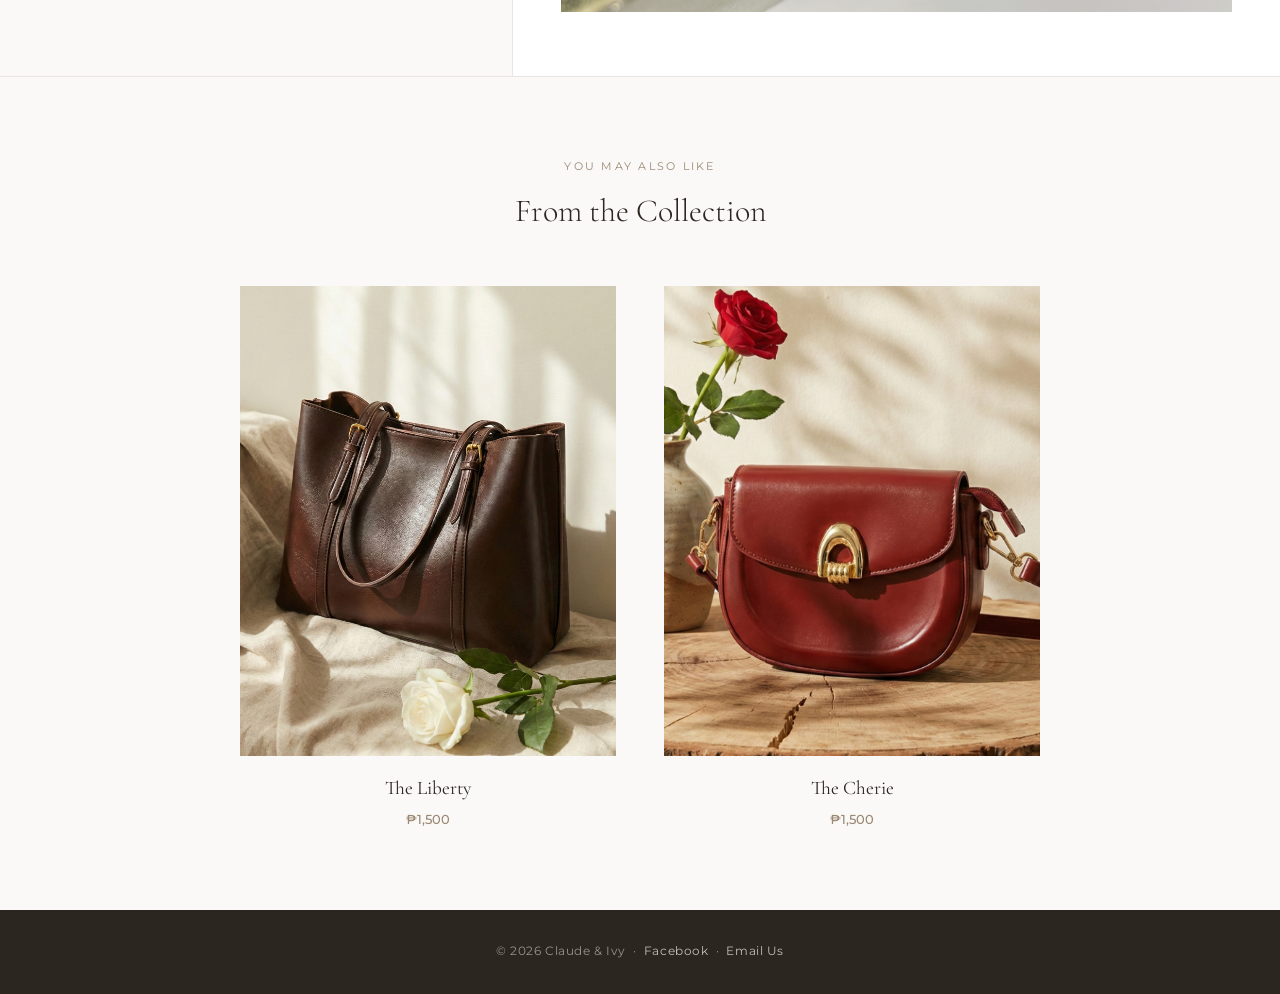
<file: Gallery/ivy.html>
<!DOCTYPE html>
<html lang="en">
<head>
    <meta charset="UTF-8">
    <meta name="viewport" content="width=device-width, initial-scale=1.0">
    <title>The Ivy | Claude &amp; Ivy</title>
    <meta name="description" content="Our signature baguette silhouette. Timeless elegance for the modern muse, sitting perfectly under the arm with structured grace.">
    <link rel="canonical" href="https://www.claudeandivy.com/Gallery/ivy.html">
    <link rel="icon" type="image/png" href="../images/brand/logo.png">

    <!-- Open Graph -->
    <meta property="og:title" content="The Ivy | Claude &amp; Ivy">
    <meta property="og:description" content="Our signature baguette silhouette. Timeless elegance for the modern muse, sitting perfectly under the arm with structured grace.">
    <meta property="og:image" content="https://www.claudeandivy.com/images/covers/ivy.png">
    <meta property="og:url" content="https://www.claudeandivy.com/Gallery/ivy.html">
    <meta property="og:type" content="product">
    <meta property="og:site_name" content="Claude &amp; Ivy">

    <!-- Twitter Card -->
    <meta name="twitter:card" content="summary_large_image">
    <meta name="twitter:title" content="The Ivy | Claude &amp; Ivy">
    <meta name="twitter:description" content="Our signature baguette silhouette. Timeless elegance for the modern muse, sitting perfectly under the arm with structured grace.">
    <meta name="twitter:image" content="https://www.claudeandivy.com/images/covers/ivy.png">

    <!-- JSON-LD Product Schema -->
    <script type="application/ld+json">
    {
        "@context": "https://schema.org",
        "@type": "Product",
        "name": "The Ivy",
        "description": "Our signature baguette silhouette. Timeless elegance for the modern muse. The Ivy sits perfectly under the arm and elevates any ensemble with its structured grace.",
        "image": "https://www.claudeandivy.com/images/covers/ivy.png",
        "brand": { "@type": "Brand", "name": "Claude & Ivy" },
        "offers": {
            "@type": "Offer",
            "price": "1500",
            "priceCurrency": "PHP",
            "availability": "https://schema.org/InStock",
            "url": "https://www.claudeandivy.com/Gallery/ivy.html"
        }
    }
    </script>

    <link rel="preconnect" href="https://fonts.googleapis.com">
    <link rel="preconnect" href="https://fonts.gstatic.com" crossorigin>
    <link href="https://fonts.googleapis.com/css2?family=Cormorant+Garamond:ital,wght@0,300;0,400;0,500;0,600;1,300;1,400&family=Montserrat:wght@300;400;500;600&display=swap" rel="stylesheet">
    <link rel="stylesheet" href="../css/product.css">
</head>
<body>

    <nav aria-label="Product navigation">
        <a href="../index.html" class="nav-back">
            <svg width="14" height="14" viewBox="0 0 24 24" fill="none" stroke="currentColor" stroke-width="1.8" aria-hidden="true"><polyline points="15 18 9 12 15 6"/></svg>
            Collection
        </a>
        <a href="../index.html" class="nav-logo">Claude &amp; Ivy</a>
        <a href="mailto:claudeandivy@gmail.com" class="nav-inquire">Inquire</a>
    </nav>

    <div class="product-wrap">
        <div class="product-info">
            <p class="breadcrumb">Collection &rsaquo; <span>The Ivy</span></p>
            <h1>The Ivy</h1>
            <p class="price">&#8369;1,500</p>
            <p class="description">Our signature baguette silhouette. Timeless elegance for the modern muse. The Ivy sits perfectly under the arm and elevates any ensemble with its structured grace.</p>

            <span class="color-label">Available Colors</span>
            <div class="swatch-row" role="list" aria-label="Available colors">
                <div class="color-item" role="listitem"><div class="swatch" style="background:#6d7a65;border-color:#d1d1d1" aria-label="Ivy Green"></div><span class="swatch-name">Ivy Green</span></div>
            </div>

            <a href="https://www.facebook.com/claudeandivy2600" target="_blank" rel="noopener" class="buy-btn">
                Shop via Messenger
            </a>
            <p class="buy-note">*Directs to Facebook for easy ordering</p>
        </div>

        <div class="product-gallery">
            <img src="../images/gallery/ivy/01.jpg" alt="The Ivy — front view" class="gallery-img" width="800" height="1000" loading="lazy">
            <img src="../images/gallery/ivy/02.jpg" alt="The Ivy — side view" class="gallery-img" width="800" height="1000" loading="lazy">
            <img src="../images/gallery/ivy/03.jpg" alt="The Ivy — detail view" class="gallery-img" width="800" height="1000" loading="lazy">
        </div>
    </div>

    <section class="also-like" aria-label="Related products">
        <div class="also-like-header">
            <span>You May Also Like</span>
            <h2>From the Collection</h2>
        </div>
        <div class="also-grid">
            <a href="liberty.html" class="also-card" aria-label="The Liberty — &#8369;1,500">
                <div class="also-img-wrap">
                    <img src="../images/covers/liberty.png" alt="The Liberty" width="1459" height="1945" loading="lazy">
                </div>
                <p class="also-name">The Liberty</p>
                <p class="also-price">&#8369;1,500</p>
            </a>
            <a href="cherie.html" class="also-card" aria-label="The Cherie — &#8369;1,500">
                <div class="also-img-wrap">
                    <img src="../images/covers/cherie.png" alt="The Cherie" width="1039" height="1385" loading="lazy">
                </div>
                <p class="also-name">The Cherie</p>
                <p class="also-price">&#8369;1,500</p>
            </a>
        </div>
    </section>

    <footer class="page-footer">
        &copy; 2026 Claude &amp; Ivy &nbsp;&middot;&nbsp;
        <a href="https://www.facebook.com/claudeandivy2600" target="_blank" rel="noopener">Facebook</a> &nbsp;&middot;&nbsp;
        <a href="mailto:claudeandivy@gmail.com">Email Us</a>
    </footer>

</body>
</html>
</file>
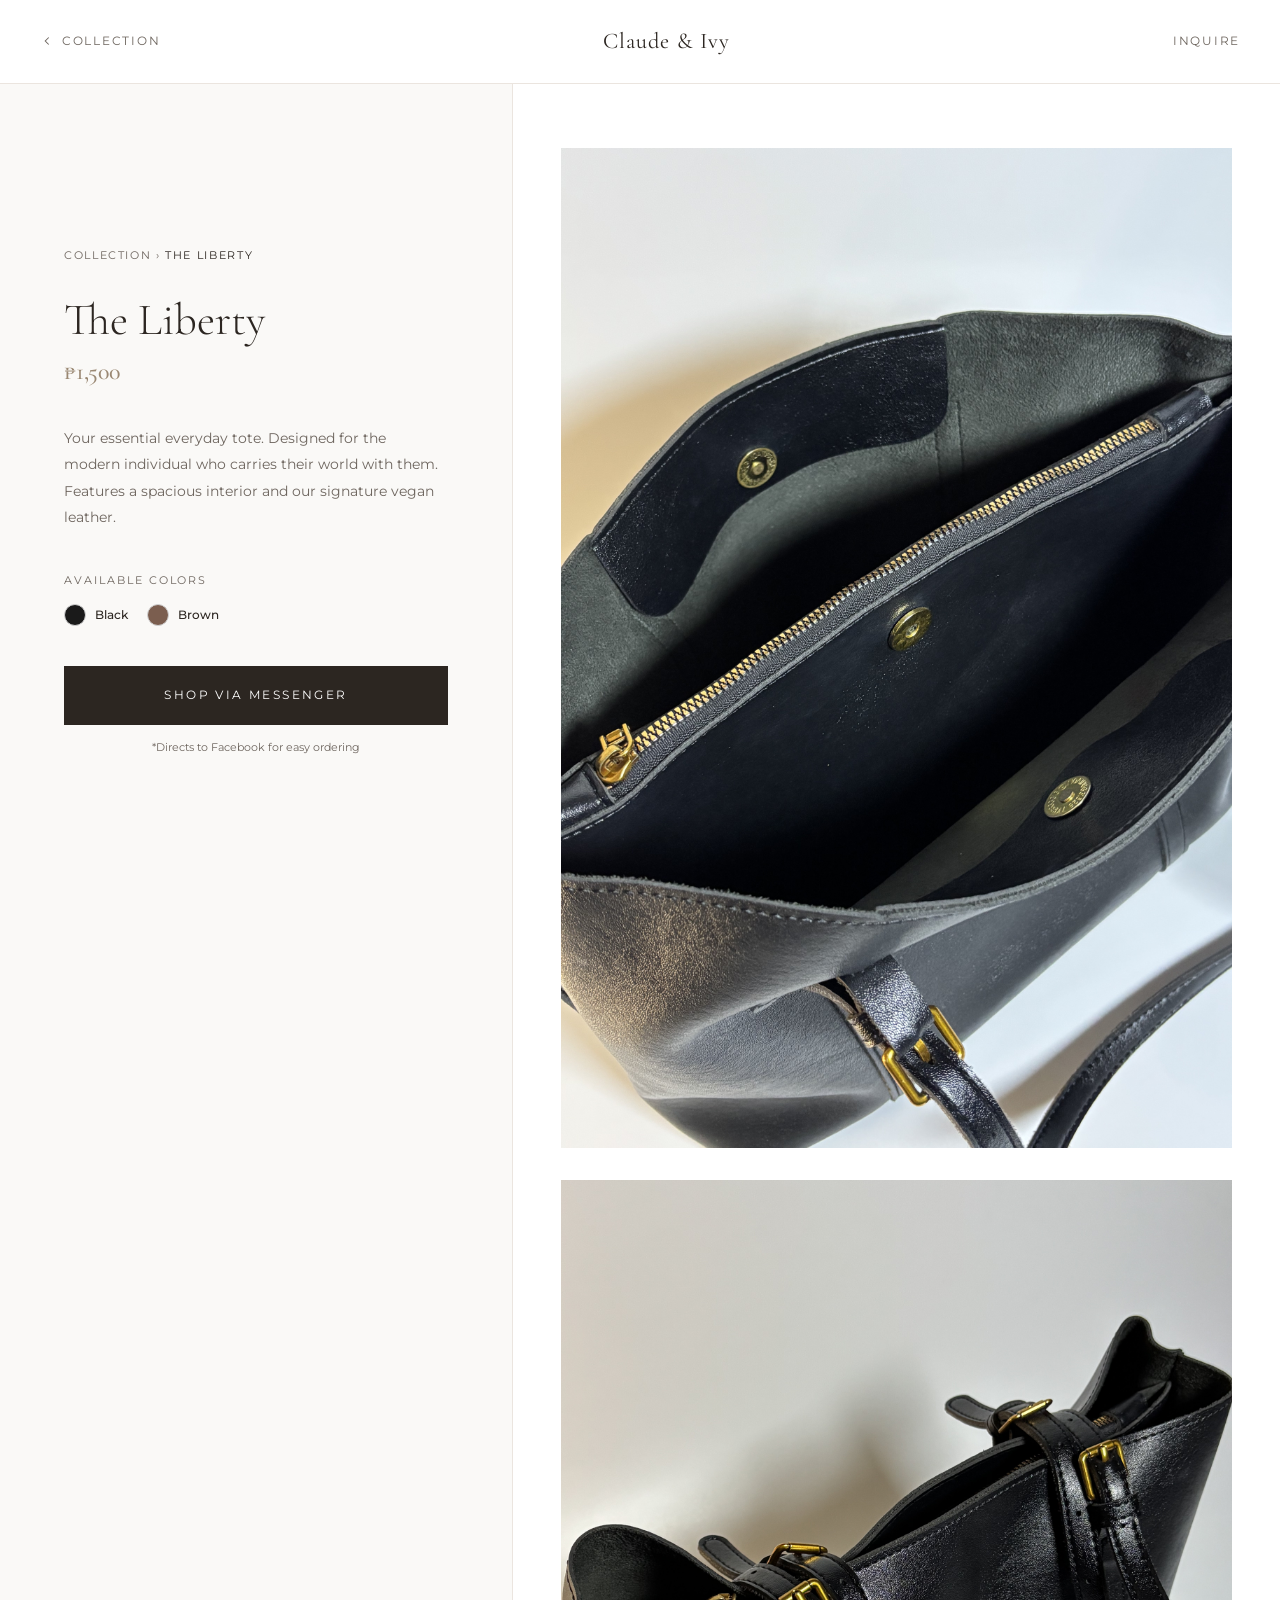
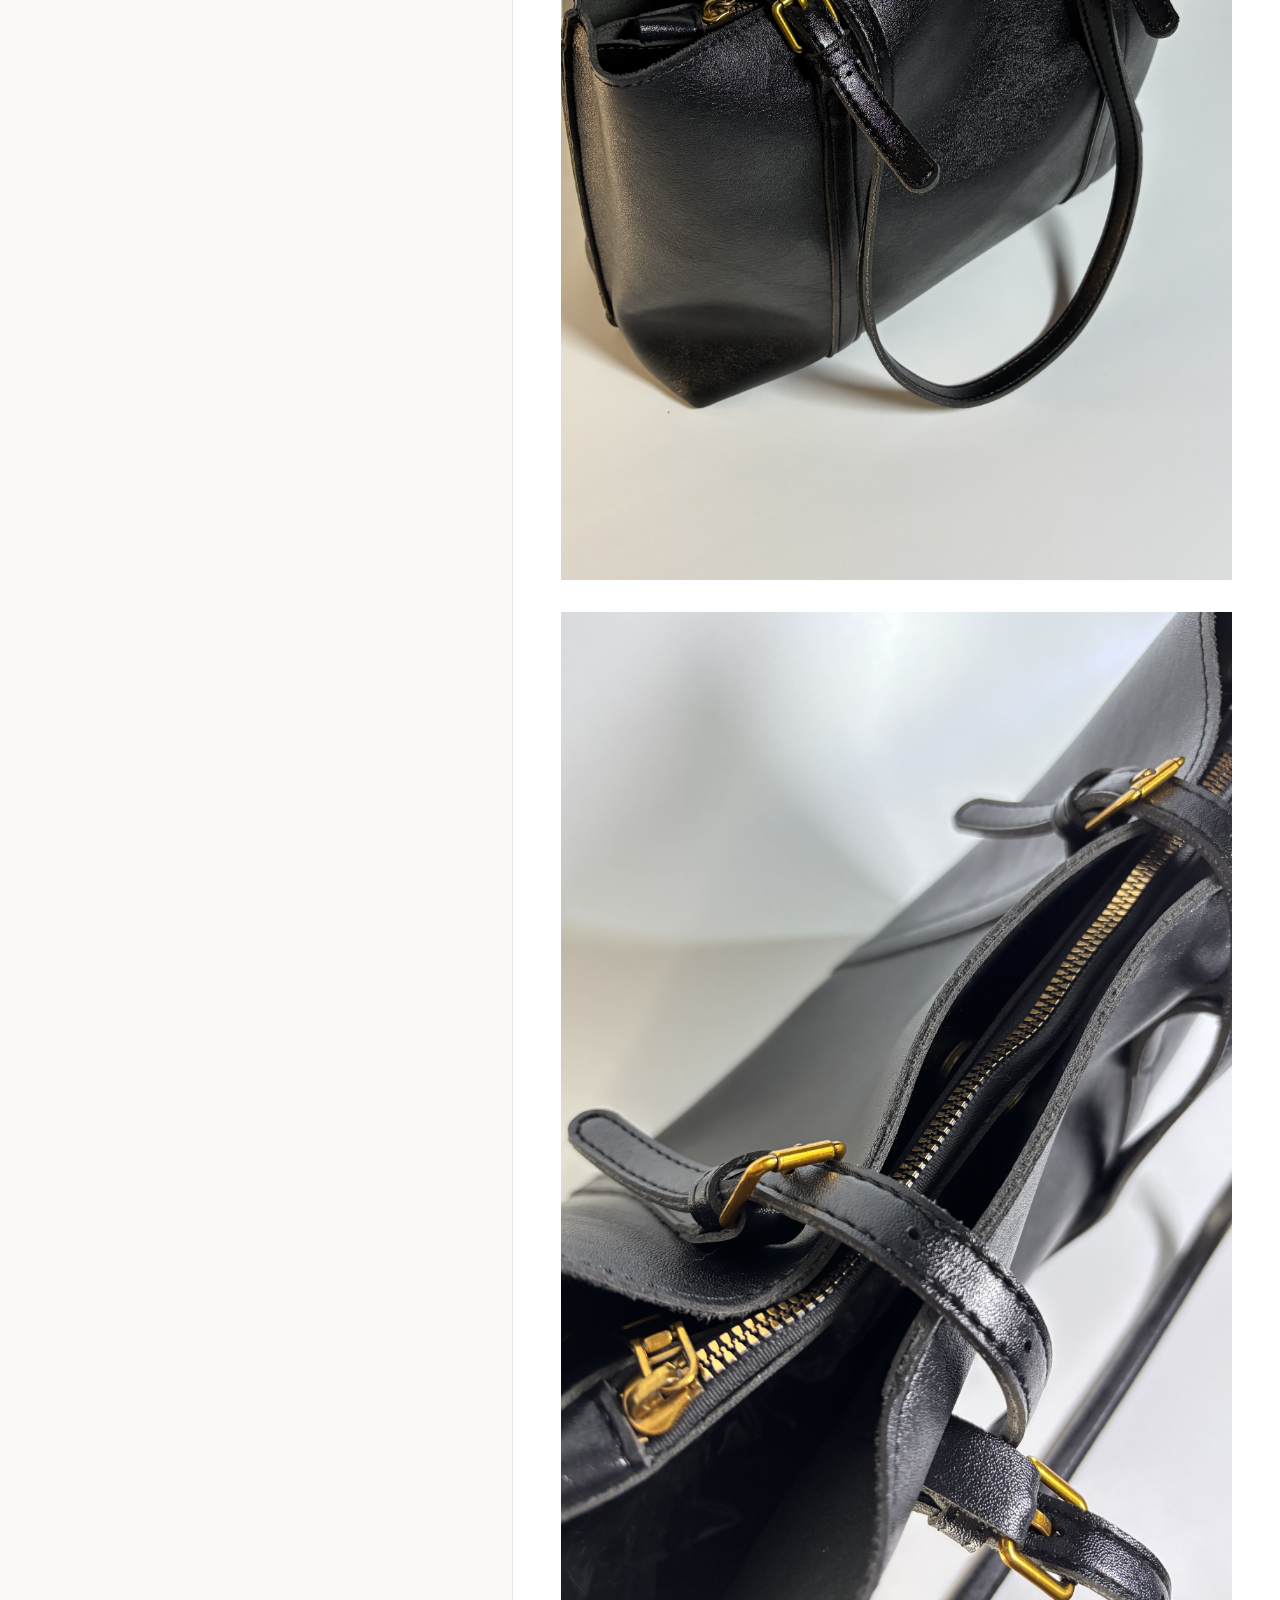
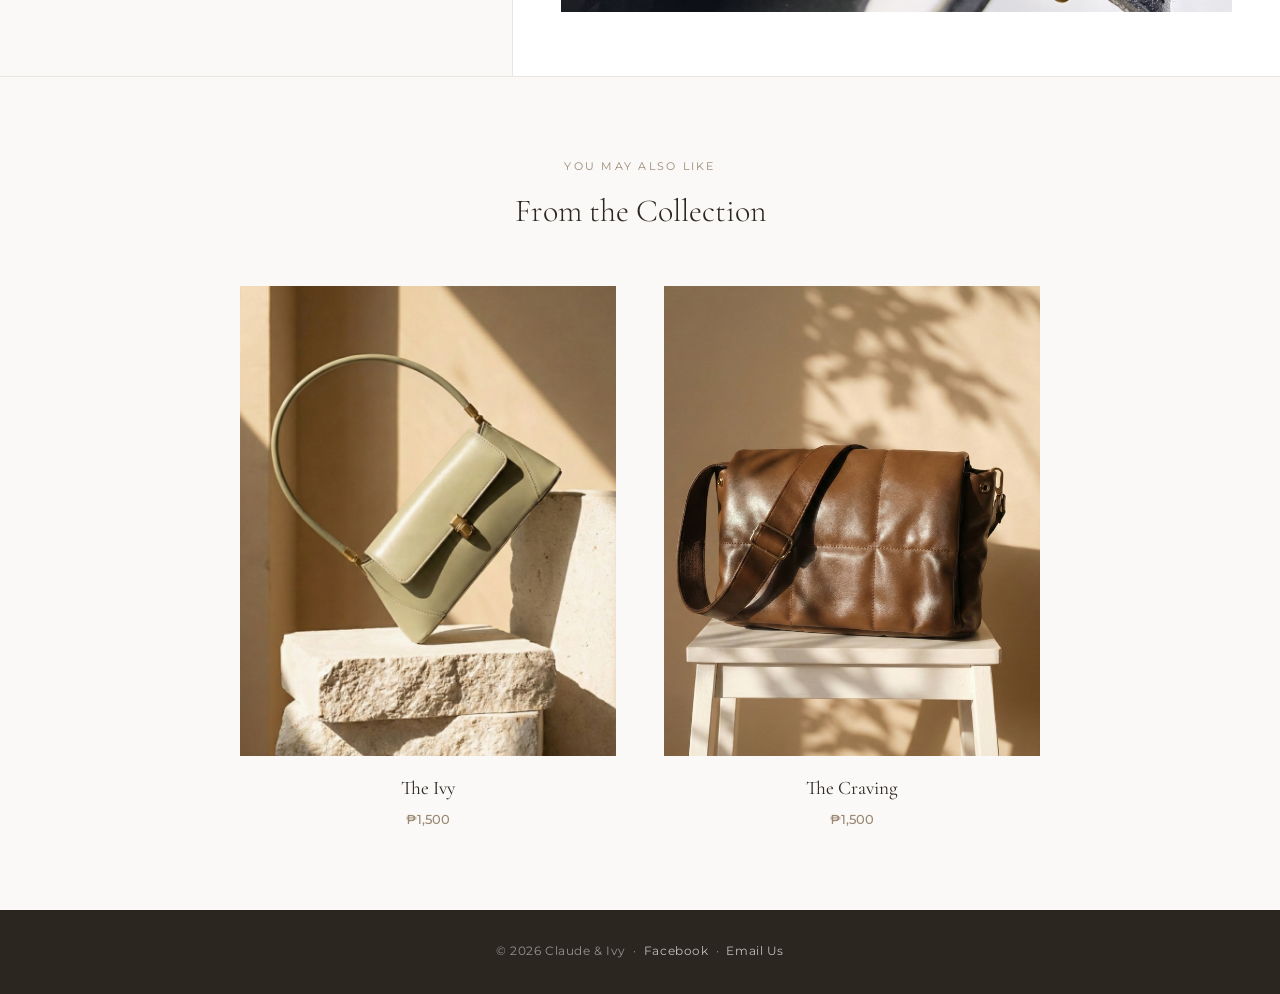
<file: Gallery/liberty.html>
<!DOCTYPE html>
<html lang="en">
<head>
    <meta charset="UTF-8">
    <meta name="viewport" content="width=device-width, initial-scale=1.0">
    <title>The Liberty | Claude &amp; Ivy</title>
    <meta name="description" content="Your essential everyday tote. Designed for the modern individual with a spacious interior and signature vegan leather.">
    <link rel="canonical" href="https://www.claudeandivy.com/Gallery/liberty.html">
    <link rel="icon" type="image/png" href="../images/brand/logo.png">

    <!-- Open Graph -->
    <meta property="og:title" content="The Liberty | Claude &amp; Ivy">
    <meta property="og:description" content="Your essential everyday tote. Designed for the modern individual with a spacious interior and signature vegan leather.">
    <meta property="og:image" content="https://www.claudeandivy.com/images/covers/liberty.png">
    <meta property="og:url" content="https://www.claudeandivy.com/Gallery/liberty.html">
    <meta property="og:type" content="product">
    <meta property="og:site_name" content="Claude &amp; Ivy">

    <!-- Twitter Card -->
    <meta name="twitter:card" content="summary_large_image">
    <meta name="twitter:title" content="The Liberty | Claude &amp; Ivy">
    <meta name="twitter:description" content="Your essential everyday tote. Designed for the modern individual with a spacious interior and signature vegan leather.">
    <meta name="twitter:image" content="https://www.claudeandivy.com/images/covers/liberty.png">

    <!-- JSON-LD Product Schema -->
    <script type="application/ld+json">
    {
        "@context": "https://schema.org",
        "@type": "Product",
        "name": "The Liberty",
        "description": "Your essential everyday tote. Designed for the modern individual who carries their world with them. Features a spacious interior and our signature vegan leather.",
        "image": "https://www.claudeandivy.com/images/covers/liberty.png",
        "brand": { "@type": "Brand", "name": "Claude & Ivy" },
        "offers": {
            "@type": "Offer",
            "price": "1500",
            "priceCurrency": "PHP",
            "availability": "https://schema.org/InStock",
            "url": "https://www.claudeandivy.com/Gallery/liberty.html"
        }
    }
    </script>

    <link rel="preconnect" href="https://fonts.googleapis.com">
    <link rel="preconnect" href="https://fonts.gstatic.com" crossorigin>
    <link href="https://fonts.googleapis.com/css2?family=Cormorant+Garamond:ital,wght@0,300;0,400;0,500;0,600;1,300;1,400&family=Montserrat:wght@300;400;500;600&display=swap" rel="stylesheet">
    <link rel="stylesheet" href="../css/product.css">
</head>
<body>

    <nav aria-label="Product navigation">
        <a href="../index.html" class="nav-back">
            <svg width="14" height="14" viewBox="0 0 24 24" fill="none" stroke="currentColor" stroke-width="1.8" aria-hidden="true"><polyline points="15 18 9 12 15 6"/></svg>
            Collection
        </a>
        <a href="../index.html" class="nav-logo">Claude &amp; Ivy</a>
        <a href="mailto:claudeandivy@gmail.com" class="nav-inquire">Inquire</a>
    </nav>

    <div class="product-wrap">
        <div class="product-info">
            <p class="breadcrumb">Collection &rsaquo; <span>The Liberty</span></p>
            <h1>The Liberty</h1>
            <p class="price">&#8369;1,500</p>
            <p class="description">Your essential everyday tote. Designed for the modern individual who carries their world with them. Features a spacious interior and our signature vegan leather.</p>

            <span class="color-label">Available Colors</span>
            <div class="swatch-row" role="list" aria-label="Available colors">
                <div class="color-item" role="listitem"><div class="swatch" style="background:#1a1a1a;border-color:#d1d1d1" aria-label="Black"></div><span class="swatch-name">Black</span></div>
                <div class="color-item" role="listitem"><div class="swatch" style="background:#7B5E4F;border-color:#d1d1d1" aria-label="Brown"></div><span class="swatch-name">Brown</span></div>
            </div>

            <a href="https://www.facebook.com/claudeandivy2600" target="_blank" rel="noopener" class="buy-btn">
                Shop via Messenger
            </a>
            <p class="buy-note">*Directs to Facebook for easy ordering</p>
        </div>

        <div class="product-gallery">
            <img src="../images/gallery/liberty/01.jpg" alt="The Liberty — front view" class="gallery-img" width="800" height="1000" loading="lazy">
            <img src="../images/gallery/liberty/02.jpg" alt="The Liberty — side view" class="gallery-img" width="800" height="1000" loading="lazy">
            <img src="../images/gallery/liberty/03.jpg" alt="The Liberty — interior view" class="gallery-img" width="800" height="1000" loading="lazy">
        </div>
    </div>

    <section class="also-like" aria-label="Related products">
        <div class="also-like-header">
            <span>You May Also Like</span>
            <h2>From the Collection</h2>
        </div>
        <div class="also-grid">
            <a href="ivy.html" class="also-card" aria-label="The Ivy — &#8369;1,500">
                <div class="also-img-wrap">
                    <img src="../images/covers/ivy.png" alt="The Ivy" width="1608" height="2144" loading="lazy">
                </div>
                <p class="also-name">The Ivy</p>
                <p class="also-price">&#8369;1,500</p>
            </a>
            <a href="craving.html" class="also-card" aria-label="The Craving — &#8369;1,500">
                <div class="also-img-wrap">
                    <img src="../images/covers/craving.png" alt="The Craving" width="1458" height="1944" loading="lazy">
                </div>
                <p class="also-name">The Craving</p>
                <p class="also-price">&#8369;1,500</p>
            </a>
        </div>
    </section>

    <footer class="page-footer">
        &copy; 2026 Claude &amp; Ivy &nbsp;&middot;&nbsp;
        <a href="https://www.facebook.com/claudeandivy2600" target="_blank" rel="noopener">Facebook</a> &nbsp;&middot;&nbsp;
        <a href="mailto:claudeandivy@gmail.com">Email Us</a>
    </footer>

</body>
</html>
</file>
<file: css/product.css>
/* ─── Design Tokens ─────────────────── */
:root {
    --bg:     #FAF9F7;
    --white:  #FFFFFF;
    --ink:    #2C2621;
    --muted:  #6E665F;
    --accent: #9A8873;
    --border: #EBE5DF;
    --ease:   cubic-bezier(0.25,0.46,0.45,0.94);
}

/* ─── Reset ─────────────────────────── */
*, *::before, *::after { margin:0; padding:0; box-sizing:border-box; }
html { font-size:16px; }
body { font-family:'Montserrat',sans-serif; color:var(--ink); background:var(--bg); line-height:1.7; -webkit-font-smoothing:antialiased; }
a { text-decoration:none; color:inherit; }
img { display:block; max-width:100%; }
h1,h2,h3,.serif { font-family:'Cormorant Garamond',serif; }

/* ─── Nav ─────────────────────────── */
nav {
    padding: 1.4rem 2.5rem;
    display: flex;
    justify-content: space-between;
    align-items: center;
    border-bottom: 1px solid var(--border);
    background: var(--white);
    position: sticky;
    top: 0;
    z-index: 100;
}
.nav-back {
    font-size: 0.72rem;
    text-transform: uppercase;
    letter-spacing: 0.15em;
    color: var(--muted);
    display: flex;
    align-items: center;
    gap: 0.5rem;
    transition: color 0.3s;
}
.nav-back:hover { color: var(--ink); }
.nav-logo {
    font-family:'Cormorant Garamond',serif;
    font-size: 1.4rem;
    font-weight: 400;
    letter-spacing: 0.05em;
}
.nav-inquire {
    font-size: 0.72rem;
    text-transform: uppercase;
    letter-spacing: 0.15em;
    color: var(--muted);
    transition: color 0.3s;
}
.nav-inquire:hover { color: var(--ink); }

/* ─── Product Layout ──────────────── */
.product-wrap {
    display: grid;
    grid-template-columns: 1fr 1.5fr;
    min-height: calc(100vh - 65px);
    max-width: 1400px;
    margin: 0 auto;
}

/* Left panel */
.product-info {
    padding: 4rem;
    position: sticky;
    top: 65px;
    height: calc(100vh - 65px);
    display: flex;
    flex-direction: column;
    justify-content: center;
    overflow-y: auto;
    background: var(--bg);
}

.breadcrumb {
    font-size: 0.68rem;
    color: var(--muted);
    text-transform: uppercase;
    letter-spacing: 0.15em;
    margin-bottom: 2rem;
}
.breadcrumb span { color: var(--ink); }

h1 {
    font-size: clamp(2.4rem,3.5vw,3.4rem);
    font-weight: 300;
    line-height: 1.05;
    margin-bottom: 0.5rem;
}
.price {
    font-family:'Cormorant Garamond',serif;
    font-size: 1.5rem;
    color: var(--accent);
    font-weight: 500;
    margin-bottom: 2rem;
}
.description {
    font-size: 0.9rem;
    color: var(--muted);
    margin-bottom: 2.5rem;
    max-width: 380px;
    line-height: 1.85;
}

/* Color section */
.color-label {
    font-size: 0.68rem;
    text-transform: uppercase;
    letter-spacing: 0.18em;
    color: var(--muted);
    margin-bottom: 0.9rem;
    display: block;
}
.swatch-row {
    display: flex;
    flex-wrap: wrap;
    gap: 1.2rem;
    margin-bottom: 2.5rem;
}
.color-item {
    display: flex;
    align-items: center;
    gap: 0.55rem;
}
.swatch {
    width: 22px; height: 22px;
    border-radius: 50%;
    border: 1px solid #d1d1d1;
    flex-shrink: 0;
}
.swatch-name {
    font-size: 0.78rem;
    font-weight: 500;
}

/* CTA */
.buy-btn {
    display: block;
    width: 100%;
    padding: 1.15rem;
    background: var(--ink);
    color: #fff;
    text-align: center;
    text-transform: uppercase;
    letter-spacing: 0.2em;
    font-size: 0.75rem;
    border: 1px solid var(--ink);
    transition: background 0.3s var(--ease), color 0.3s var(--ease);
    cursor: pointer;
}
.buy-btn:hover { background: transparent; color: var(--ink); }
.buy-note {
    text-align: center;
    font-size: 0.68rem;
    color: var(--muted);
    margin-top: 0.8rem;
}

/* Right panel — gallery */
.product-gallery {
    padding: 4rem 3rem;
    display: flex;
    flex-direction: column;
    gap: 2rem;
    background: var(--white);
    border-left: 1px solid var(--border);
}
.gallery-img {
    width: 100%;
    display: block;
    aspect-ratio: 4/5;
    object-fit: cover;
}

/* ─── You May Also Like ───────────── */
.also-like {
    padding: 5rem 2rem;
    border-top: 1px solid var(--border);
    background: var(--bg);
}
.also-like-header {
    text-align: center;
    margin-bottom: 3rem;
}
.also-like-header span {
    font-size: 0.7rem;
    text-transform: uppercase;
    letter-spacing: 0.2em;
    color: var(--accent);
    display: block;
    margin-bottom: 0.5rem;
}
.also-like-header h2 {
    font-size: 2rem;
    font-weight: 300;
}
.also-grid {
    display: grid;
    grid-template-columns: repeat(2, 1fr);
    gap: 2rem 3rem;
    max-width: 800px;
    margin: 0 auto;
}
.also-card {
    display: block;
    text-align: center;
}
.also-img-wrap {
    overflow: hidden;
    aspect-ratio: 4/5;
    background: #f0ede9;
    margin-bottom: 1rem;
}
.also-img-wrap img {
    width: 100%;
    height: 100%;
    object-fit: cover;
    transition: transform 0.6s var(--ease);
}
.also-card:hover .also-img-wrap img { transform: scale(1.05); }
.also-name { font-family:'Cormorant Garamond',serif; font-size:1.2rem; margin-bottom:0.2rem; }
.also-price { font-size:0.82rem; color:var(--accent); font-weight:500; }

/* ─── Footer strip ────────────────── */
.page-footer {
    background: var(--ink);
    color: rgba(255,255,255,0.5);
    text-align: center;
    padding: 2rem;
    font-size: 0.72rem;
    letter-spacing: 0.05em;
}
.page-footer a { color: rgba(255,255,255,0.7); transition: color 0.3s; }
.page-footer a:hover { color: #fff; }

/* ─── Mobile ──────────────────────── */
@media (max-width: 900px) {
    .product-wrap { grid-template-columns: 1fr; }
    .product-info { position:static; height:auto; padding:2rem; order:1; }
    .product-gallery { padding:1.5rem; border-left:none; order:2; }
    h1 { font-size: 2.4rem; }
    .description { max-width: 100%; }
}
@media (max-width: 600px) {
    nav { padding: 1.2rem 1.5rem; }
    .also-grid { grid-template-columns: 1fr; max-width: 320px; }
}
</file>
